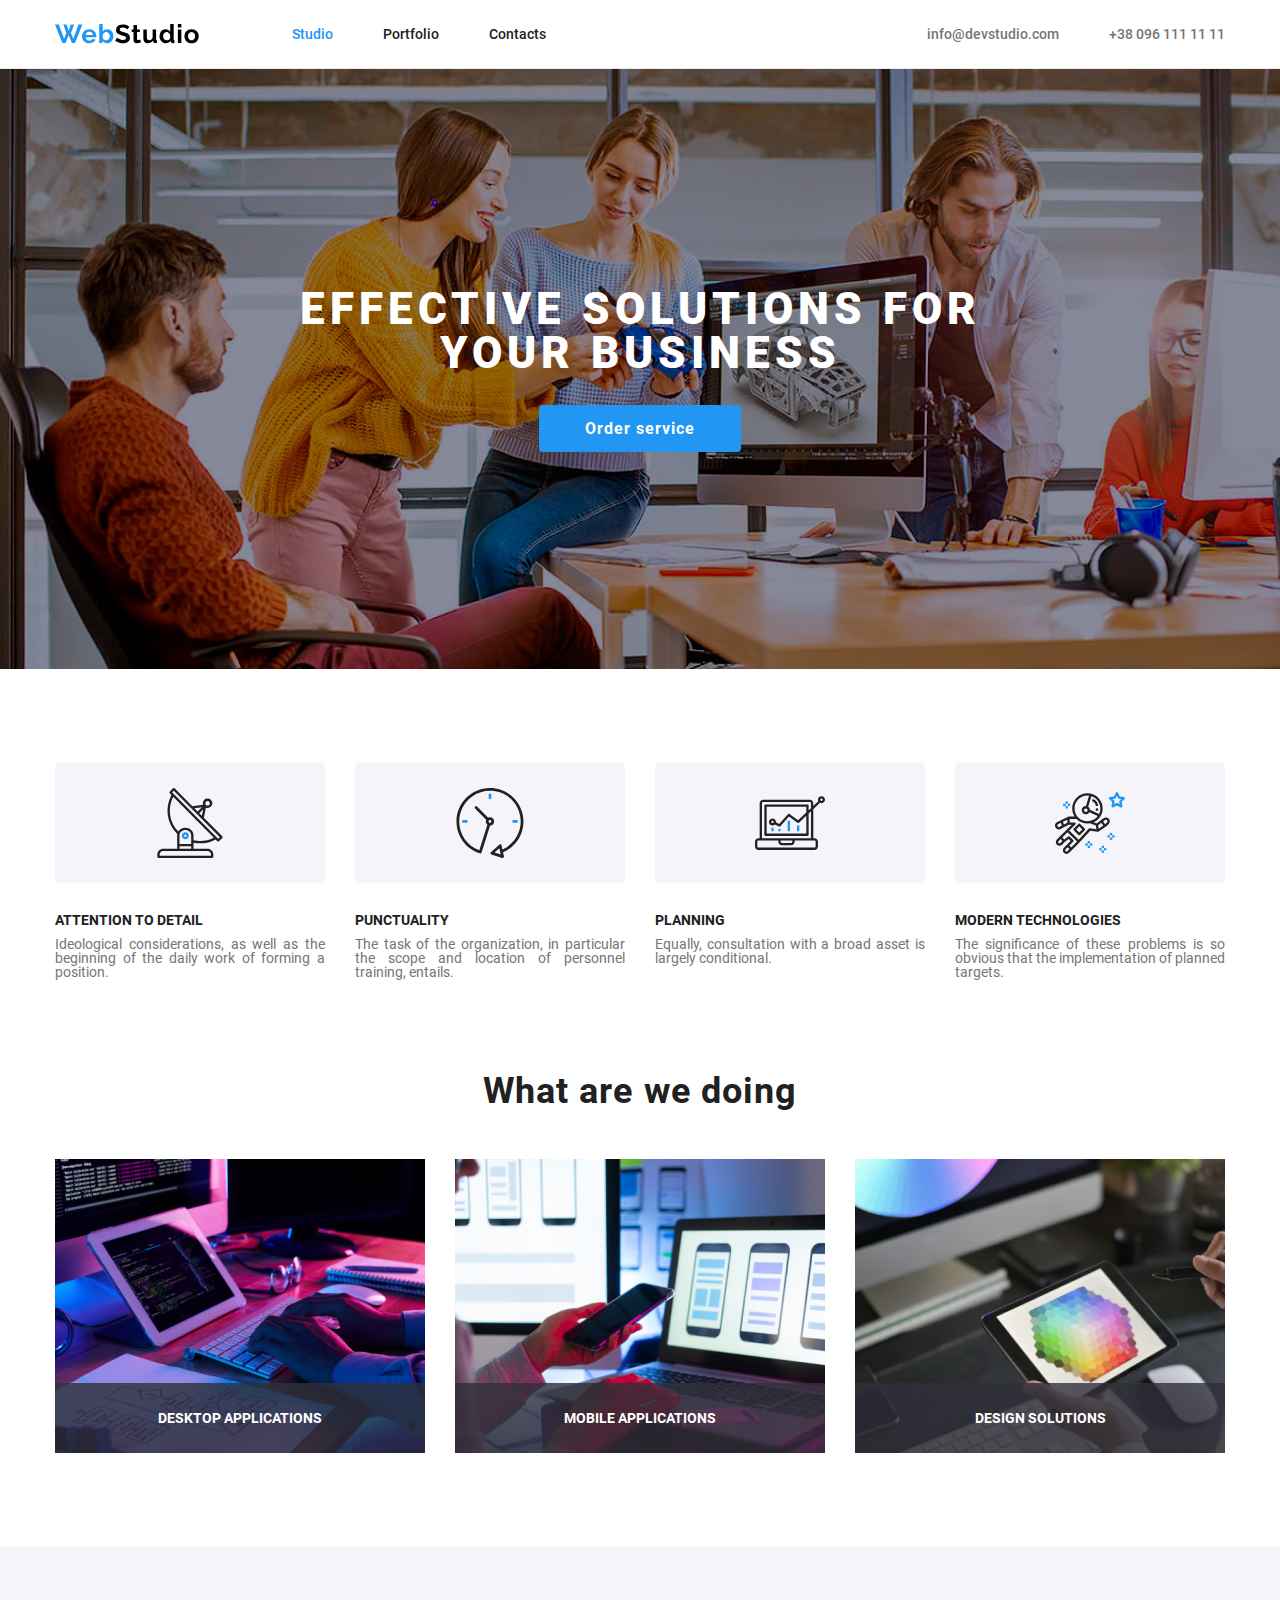
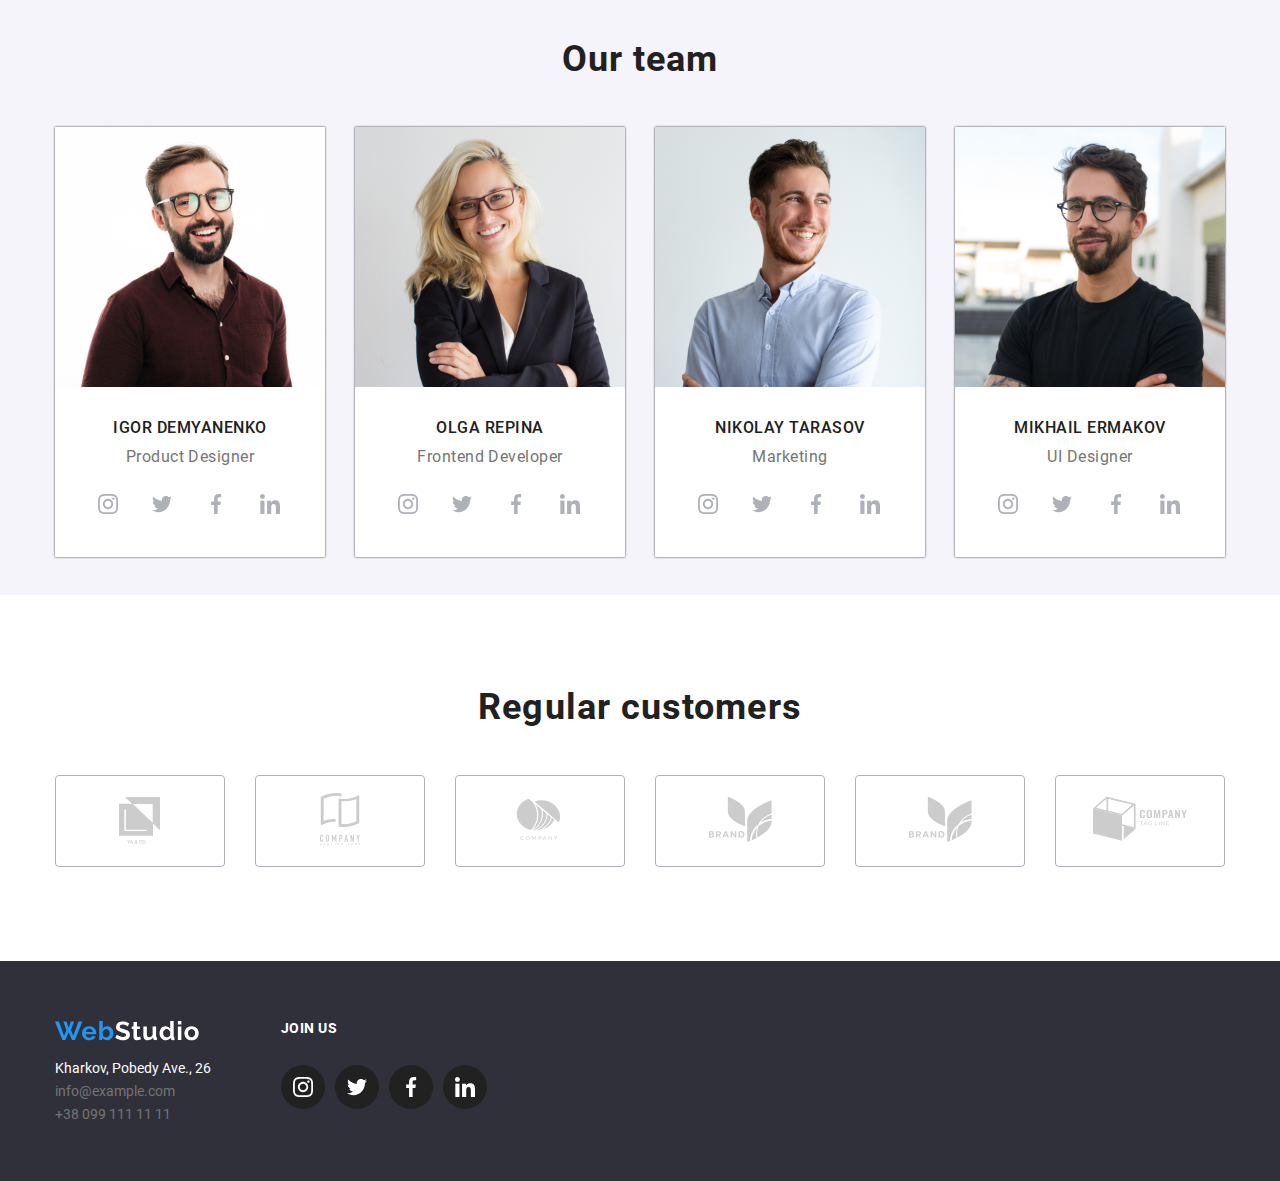
<file: index.html>
<!DOCTYPE html>
<html lang="en">
  <head>
    <meta charset="UTF-8" />
    <meta name="viewport" content="width=device-width, initial-scale=1.0" />
    <link rel="stylesheet" href="css/styles.css" />
    <title>Web Studio</title>
  </head>

  <body>
    <header class="header">
      <div class="container header-container">
        <a class="header-logo" href="#">
          <img
            src="img/webstudio-dark.svg"
            alt="webstudio"
            width="144"
            height="20"
          />
        </a>
        <ul class="header-menu">
          <li class="header-menu-item">
            <a class="active" href="#">Studio</a>
          </li>
          <li class="header-menu-item">
            <a href="portfolio.html">Portfolio</a>
          </li>
          <li class="header-menu-item">
            <a href="#footer">Contacts</a>
          </li>
        </ul>

        <ul class="header-menu-right">
          <li class="header-menu-right-item">
            <a href="mailto:info@devstudio.com">info@devstudio.com</a>
          </li>
          <li class="header-menu-right-item">
            <a href="tel:+380961111111">+38 096 111 11 11</a>
          </li>
        </ul>
      </div>
    </header>
    <main>
      <section class="hero">
        <div class="container">
          <h1 class="hero-title">Effective solutions for your business</h1>
          <a class="hero-butoon" href="#">Order service</a>
        </div>
      </section>
      <section class="about">
        <div class="container">
          <div class="new">
            <div class="new-cards"></div>
            <div class="new-cards-2"></div>
            <div class="new-cards-3"></div>
            <div class="new-cards-4"></div>
          </div>
          <div class="about-cards">
            <div class="about-card">
              <h3 class="about-title">Attention to detail</h3>
              <p class="about-desc">
                Ideological considerations, as well as the beginning of the
                daily work of forming a position.
              </p>
            </div>
            <div class="about-card">
              <h3 class="about-title">Punctuality</h3>
              <p class="about-desc">
                The task of the organization, in particular the scope and
                location of personnel training, entails.
              </p>
            </div>
            <div class="about-card">
              <h3 class="about-title">Planning</h3>
              <p class="about-desc">
                Equally, consultation with a broad asset is largely conditional.
              </p>
            </div>
            <div class="about-card">
              <h3 class="about-title">Modern technologies</h3>
              <p class="about-desc">
                The significance of these problems is so obvious that the
                implementation of planned targets.
              </p>
            </div>
          </div>
        </div>
      </section>
      <section class="do">
        <div class="container">
          <h2 class="do-title">What are we doing</h2>
          <div class="do-cards">
            <div class="do-card">
              <img src="img/do-1.jpg" alt="image" width="370" height="294" />
              <h3 class="do-card-title">Desktop applications</h3>
            </div>
            <div class="do-card">
              <img src="img/do-2.jpg" alt="image" width="370" height="294" />
              <h3 class="do-card-title">Mobile applications</h3>
            </div>
            <div class="do-card">
              <img src="img/do-3.jpg" alt="image" width="370" height="294" />
              <h3 class="do-card-title">Design solutions</h3>
            </div>
          </div>
        </div>
      </section>
      <section class="team">
        <div class="container">
          <h2 class="do-title">Our team</h2>
          <div class="team-cards">
            <div class="team-card">
              <img src="img/team-1.jpg" alt="image" width="270" height="260" />
              <div class="portfol">
                <h3 class="name">Igor Demyanenko</h3>
                <p class="job">Product Designer</p>
                <ul class="list">
                  <li>
                    <a href="#">
                      <svg>
                        <use href="#insta"></use>
                      </svg>
                    </a>
                  </li>
                  <li>
                    <a href="#">
                      <svg>
                        <use href="#twitter"></use>
                      </svg>
                    </a>
                  </li>
                  <li>
                    <a href="#">
                      <svg>
                        <use href="#facebook"></use>
                      </svg>
                    </a>
                  </li>
                  <li>
                    <a href="#">
                      <svg>
                        <use href="#linkedin"></use>
                      </svg>
                    </a>
                  </li>
                </ul>
              </div>
            </div>
            <div class="team-card">
              <img src="img/team-2.jpg" alt="image" width="270" height="260" />
              <div class="portfol">
                <h3 class="name">Olga Repina</h3>
                <p class="job">Frontend Developer</p>
                <ul class="list">
                  <li>
                    <a href="#">
                      <svg>
                        <use href="#insta"></use>
                      </svg>
                    </a>
                  </li>
                  <li>
                    <a href="#">
                      <svg>
                        <use href="#twitter"></use>
                      </svg>
                    </a>
                  </li>
                  <li>
                    <a href="#">
                      <svg>
                        <use href="#facebook"></use>
                      </svg>
                    </a>
                  </li>
                  <li>
                    <a href="#">
                      <svg>
                        <use href="#linkedin"></use>
                      </svg>
                    </a>
                  </li>
                </ul>
              </div>
            </div>
            <div class="team-card">
              <img src="img/team-3.jpg" alt="image" width="270" height="260" />
              <div class="portfol">
                <h3 class="name">Nikolay Tarasov</h3>
                <p class="job">Marketing</p>
                <ul class="list">
                  <li>
                    <a href="#">
                      <svg>
                        <use href="#insta"></use>
                      </svg>
                    </a>
                  </li>
                  <li>
                    <a href="#">
                      <svg>
                        <use href="#twitter"></use>
                      </svg>
                    </a>
                  </li>
                  <li>
                    <a href="#">
                      <svg>
                        <use href="#facebook"></use>
                      </svg>
                    </a>
                  </li>
                  <li>
                    <a href="#">
                      <svg>
                        <use href="#linkedin"></use>
                      </svg>
                    </a>
                  </li>
                </ul>
              </div>
            </div>
            <div class="team-card">
              <img src="img/team-4.jpg" alt="image" width="270" height="260" />
              <div class="portfol">
                <h3 class="name">Mikhail Ermakov</h3>
                <p class="job">UI Designer</p>
                <ul class="list">
                  <li>
                    <a href="#">
                      <svg>
                        <use href="#insta"></use>
                      </svg>
                    </a>
                  </li>
                  <li>
                    <a href="#">
                      <svg>
                        <use href="#twitter"></use>
                      </svg>
                    </a>
                  </li>
                  <li>
                    <a href="#">
                      <svg>
                        <use href="#facebook"></use>
                      </svg>
                    </a>
                  </li>
                  <li>
                    <a href="#">
                      <svg>
                        <use href="#linkedin"></use>
                      </svg>
                    </a>
                  </li>
                </ul>
              </div>
            </div>
          </div>
        </div>
      </section>
      <section class="do">
        <div class="container">
          <h2 class="do-title">Regular customers</h2>
          <ul class="bord">
            <li>
              <a href="#">
                <svg>
                  <use href="#customerOne"></use>
                </svg>
              </a>
            </li>
            <li>
              <a href="#">
                <svg>
                  <use href="#customerTwo"></use>
                </svg>
              </a>
            </li>
            <li>
              <a href="#">
                <svg>
                  <use href="#customerThree"></use>
                </svg>
              </a>
            </li>
            <li>
              <a href="#">
                <svg>
                  <use href="#customerFour"></use>
                </svg>
              </a>
            </li>
            <li>
              <a href="#">
                <svg>
                  <use href="#customerFour"></use>
                </svg>
              </a>
            </li>
            <li>
              <a href="#">
                <svg>
                  <use href="#customerFive"></use>
                </svg>
              </a>
            </li>
          </ul>
        </div>
      </section>
    </main>
    <footer class="footer" id="footer">
      <div class="container">
        <div>
        <a class="footer-logo" href="#">
          <img
            src="img/webstudio-white.svg"
            alt="webstudio"
            width="144"
            height="20"
          />
        </a>
        <nav class="footer-menu">
          <p class="footer-menu-desc">Kharkov, Pobedy Ave., 26</p>
          <a class="footer-menu-item" href="mailto:info@example.com"
            >info@example.com</a
          >
          <a class="footer-menu-item" href="tel:+380991111111"
            >+38 099 111 11 11</a
          >
        </nav>
       </div>
       <div class="foot-right">
        <h3 class="join">Join us</h3>
        <ul class="join-cards">
          <li>
            <a href="#">
              <svg>
                <use href="#insta2"></use>
              </svg>
            </a>
          </li>
          <li>
            <a href="#">
              <svg>
                <use href="#twitter2"></use>
              </svg>
            </a>
          </li>
          <li>
            <a href="#">
              <svg>
                <use href="#facebook2"></use>
              </svg>
            </a>
          </li>
          <li>
            <a href="#">
              <svg>
                <use href="#linkedin2"></use>
              </svg>
            </a>
          </li>
        </ul>
        </div>
      </div>
    </footer>

    <svg xmlns="http://www.w3.org/2000/svg" class="hidden">
      <!-- FACEBOOK -->
      <symbol viewBox="0 0 20 20" id="facebook">
        <path
          d="M13.3309 3.32083H15.1567V0.140833C14.8417 0.0975 13.7584 0 12.4967 0C9.86422 0 8.06088 1.65583 8.06088 4.69917V7.5H5.15588V11.055H8.06088V20H11.6226V11.0558H14.4101L14.8526 7.50083H11.6217V5.05167C11.6226 4.02417 11.8992 3.32083 13.3309 3.32083Z"
        />
      </symbol>
      <!--Twitter-->
      <symbol viewBox="0 0 20 20" id="twitter">
        <path
          d="M20 3.79875C19.2563 4.125 18.4637 4.34125 17.6375 4.44625C18.4875 3.93875 19.1363 3.14125 19.4412 2.18C18.6488 2.6525 17.7738 2.98625 16.8412 3.1725C16.0887 2.37125 15.0162 1.875 13.8462 1.875C11.5763 1.875 9.74875 3.7175 9.74875 5.97625C9.74875 6.30125 9.77625 6.61375 9.84375 6.91125C6.435 6.745 3.41875 5.11125 1.3925 2.6225C1.03875 3.23625 0.83125 3.93875 0.83125 4.695C0.83125 6.115 1.5625 7.37375 2.6525 8.1025C1.99375 8.09 1.3475 7.89875 0.8 7.5975C0.8 7.61 0.8 7.62625 0.8 7.6425C0.8 9.635 2.22125 11.29 4.085 11.6712C3.75125 11.7625 3.3875 11.8062 3.01 11.8062C2.7475 11.8062 2.4825 11.7913 2.23375 11.7362C2.765 13.36 4.2725 14.5538 6.065 14.5925C4.67 15.6838 2.89875 16.3412 0.98125 16.3412C0.645 16.3412 0.3225 16.3263 0 16.285C1.81625 17.4563 3.96875 18.125 6.29 18.125C13.835 18.125 17.96 11.875 17.96 6.4575C17.96 6.27625 17.9538 6.10125 17.945 5.9275C18.7588 5.35 19.4425 4.62875 20 3.79875Z"
        />
        <!-- INSTAGRAM -->
      </symbol>
      <symbol viewBox="0 0 20 20" id="insta">
        <path
          d="M19.9804 5.88005C19.9336 4.81738 19.7617 4.0868 19.5156 3.45374C19.2616 2.78176 18.8709 2.18014 18.359 1.68002C17.8589 1.1721 17.2533 0.777435 16.5891 0.527447C15.9524 0.281274 15.2256 0.109427 14.163 0.0625732C13.0924 0.0117516 12.7525 0 10.0371 0C7.32173 0 6.98185 0.0117516 5.91521 0.0586052C4.85253 0.105459 4.12195 0.277459 3.48904 0.523479C2.81692 0.777435 2.2153 1.16814 1.71517 1.68002C1.20726 2.18014 0.812743 2.78573 0.562603 3.44992C0.31643 4.0868 0.144583 4.81341 0.0977294 5.87609C0.0469078 6.9467 0.0351562 7.28658 0.0351562 10.002C0.0351562 12.7173 0.0469078 13.0572 0.0937614 14.1239C0.140615 15.1865 0.312615 15.9171 0.558787 16.5502C0.812743 17.2221 1.20726 17.8238 1.71517 18.3239C2.2153 18.8318 2.82088 19.2265 3.48508 19.4765C4.12195 19.7226 4.84856 19.8945 5.91139 19.9413C6.97788 19.9883 7.31791 19.9999 10.0333 19.9999C12.7487 19.9999 13.0885 19.9883 14.1552 19.9413C15.2179 19.8945 15.9484 19.7226 16.5813 19.4765C17.9254 18.9568 18.9881 17.8941 19.5078 16.5502C19.7538 15.9133 19.9258 15.1865 19.9727 14.1239C20.0195 13.0572 20.0313 12.7173 20.0313 10.002C20.0313 7.28658 20.0273 6.9467 19.9804 5.88005ZM18.1794 14.0457C18.1364 15.0225 17.9723 15.5499 17.8356 15.9015C17.4995 16.7728 16.808 17.4643 15.9367 17.8004C15.5851 17.9372 15.0538 18.1012 14.0809 18.1441C13.026 18.1911 12.7096 18.2027 10.0411 18.2027C7.37255 18.2027 7.05221 18.1911 6.00113 18.1441C5.02438 18.1012 4.49693 17.9372 4.1453 17.8004C3.71171 17.6402 3.31704 17.3862 2.9967 17.0541C2.6646 16.7298 2.41065 16.3391 2.2504 15.9055C2.11365 15.5539 1.94959 15.0225 1.90671 14.0497C1.8597 12.9948 1.8481 12.6783 1.8481 10.0097C1.8481 7.34122 1.8597 7.02087 1.90671 5.96995C1.94959 4.99319 2.11365 4.46575 2.2504 4.11412C2.41065 3.68038 2.6646 3.28586 3.00067 2.96536C3.32483 2.63327 3.71553 2.37931 4.14927 2.21921C4.5009 2.08247 5.03231 1.9184 6.0051 1.87537C7.05999 1.82851 7.37652 1.81676 10.0449 1.81676C12.7174 1.81676 13.0337 1.82851 14.0848 1.87537C15.0616 1.9184 15.589 2.08247 15.9407 2.21921C16.3742 2.37931 16.7689 2.63327 17.0893 2.96536C17.4213 3.28967 17.6753 3.68038 17.8356 4.11412C17.9723 4.46575 18.1364 4.99701 18.1794 5.96995C18.2263 7.02484 18.238 7.34122 18.238 10.0097C18.238 12.6783 18.2263 12.9908 18.1794 14.0457Z"
        />
        <path
          d="M10.0371 4.86426C7.20074 4.86426 4.89941 7.16543 4.89941 10.002C4.89941 12.8385 7.20074 15.1397 10.0371 15.1397C12.8737 15.1397 15.1749 12.8385 15.1749 10.002C15.1749 7.16543 12.8737 4.86426 10.0371 4.86426ZM10.0371 13.3347C8.19702 13.3347 6.70442 11.8422 6.70442 10.002C6.70442 8.16172 8.19702 6.66927 10.0371 6.66927C11.8774 6.66927 13.3698 8.16172 13.3698 10.002C13.3698 11.8422 11.8774 13.3347 10.0371 13.3347Z"
        />
        <path
          d="M16.5775 4.66134C16.5775 5.3237 16.0404 5.86076 15.3779 5.86076C14.7155 5.86076 14.1785 5.3237 14.1785 4.66134C14.1785 3.99882 14.7155 3.46191 15.3779 3.46191C16.0404 3.46191 16.5775 3.99882 16.5775 4.66134Z"
        />
      </symbol>
      <!--Linkedin-->
      <symbol viewBox="0 0 20 20" id="linkedin">
        <path
          d="M19.9951 19.9999V19.999H20.0001V12.664C20.0001 9.07569 19.2276 6.31152 15.0326 6.31152C13.0159 6.31152 11.6626 7.41819 11.1101 8.46736H11.0517V6.64652H7.07422V19.999H11.2159V13.3874C11.2159 11.6465 11.5459 9.96319 13.7017 9.96319C15.8259 9.96319 15.8576 11.9499 15.8576 13.499V19.9999H19.9951Z"
        />
        <path d="M0.329956 6.64746H4.47662V20H0.329956V6.64746Z" />
        <path
          d="M2.40167 0C1.07583 0 0 1.07583 0 2.40167C0 3.7275 1.07583 4.82583 2.40167 4.82583C3.7275 4.82583 4.80333 3.7275 4.80333 2.40167C4.8025 1.07583 3.72667 0 2.40167 0V0Z"
        />
      </symbol>
      <!--Customers-->
      <symbol viewBox="0 0 106 60" id="customerOne">
        <path
          fill-rule="evenodd"
          clip-rule="evenodd"
          d="M38 7L45.0078 13.6341L32 13.6265V45.8137H66V33.507L73 40.1338V7H38ZM65.6924 32.7283L45.8226 13.918H65.6924V32.7283ZM59.5231 41.1055H37.3801V19.4579H38.9453V39.6397H59.5231V41.1055ZM42.6089 50.0991L41.791 51.7837L40.9731 50.0991H40.2871L41.481 52.3452V53.6538H42.1011V52.3452L43.2925 50.0991H42.6089ZM43.6367 53.6538L43.9248 52.8262H45.3018L45.5923 53.6538H46.2368L44.8916 50.0991H44.3374L42.9946 53.6538H43.6367ZM44.6133 50.8535L45.1284 52.3281H44.0981L44.6133 50.8535ZM47.8701 52.2427C47.7806 52.3794 47.7358 52.5299 47.7358 52.6943C47.7358 52.9938 47.8408 53.2371 48.0508 53.4243C48.2624 53.6099 48.5439 53.7026 48.8955 53.7026C49.2471 53.7026 49.5498 53.6074 49.8037 53.417L50.0039 53.6538H50.6924L50.1699 53.0361C50.375 52.7562 50.4775 52.3973 50.4775 51.9595H49.9624C49.9624 52.1987 49.9128 52.416 49.8135 52.6113L49.1274 51.8008L49.3691 51.625C49.54 51.5013 49.6629 51.3776 49.7378 51.2539C49.8127 51.1286 49.8501 50.9919 49.8501 50.8438C49.8501 50.6191 49.7671 50.4312 49.6011 50.2798C49.4367 50.1268 49.2251 50.0503 48.9663 50.0503C48.6798 50.0503 48.452 50.1317 48.2827 50.2944C48.1134 50.4556 48.0288 50.6753 48.0288 50.9536C48.0288 51.0675 48.0557 51.1855 48.1094 51.3076C48.1647 51.4297 48.2616 51.5778 48.3999 51.752C48.1362 51.9408 47.9596 52.1043 47.8701 52.2427ZM49.4741 53.0288C49.3 53.1623 49.1128 53.229 48.9126 53.229C48.7352 53.229 48.5936 53.1777 48.4878 53.0752C48.382 52.9727 48.3291 52.8392 48.3291 52.6748C48.3291 52.4844 48.4268 52.3151 48.6221 52.167L48.6978 52.1133L49.4741 53.0288ZM48.8369 51.4541C48.6693 51.2474 48.5854 51.0757 48.5854 50.939C48.5854 50.8201 48.6196 50.7217 48.688 50.6436C48.7563 50.5654 48.8483 50.5264 48.9639 50.5264C49.0713 50.5264 49.16 50.5597 49.23 50.6265C49.3 50.6916 49.335 50.7705 49.335 50.8633C49.335 51.0033 49.2845 51.118 49.1836 51.2075L49.1079 51.2686L48.8369 51.4541ZM54.623 53.3853C54.8672 53.172 55.0072 52.8758 55.043 52.4966H54.4277C54.3952 52.7505 54.3179 52.932 54.1958 53.041C54.0737 53.1501 53.8914 53.2046 53.6489 53.2046C53.3836 53.2046 53.1818 53.1037 53.0435 52.9019C52.9067 52.7 52.8384 52.4071 52.8384 52.0229V51.708C52.8416 51.3288 52.9149 51.0415 53.0581 50.8462C53.203 50.6493 53.4097 50.5508 53.6782 50.5508C53.9093 50.5508 54.0843 50.6077 54.2031 50.7217C54.3236 50.834 54.3984 51.0179 54.4277 51.2734H55.043C55.0039 50.8844 54.8647 50.5833 54.6255 50.3701C54.3862 50.1569 54.0705 50.0503 53.6782 50.0503C53.3869 50.0503 53.1297 50.1195 52.9067 50.2578C52.6854 50.3962 52.5153 50.5931 52.3965 50.8486C52.2777 51.1042 52.2183 51.3996 52.2183 51.7349V52.0669C52.2231 52.394 52.2842 52.6813 52.4014 52.9287C52.5186 53.1761 52.6846 53.3674 52.8994 53.5024C53.1159 53.6359 53.3657 53.7026 53.6489 53.7026C54.0542 53.7026 54.3789 53.5968 54.623 53.3853ZM58.2534 52.8872C58.3739 52.6235 58.4341 52.3175 58.4341 51.9692V51.7715C58.4325 51.4248 58.3706 51.1213 58.2485 50.8608C58.1265 50.5988 57.9531 50.3986 57.7285 50.2603C57.5055 50.1203 57.2492 50.0503 56.9595 50.0503C56.6698 50.0503 56.4126 50.1211 56.188 50.2627C55.965 50.4027 55.7917 50.6053 55.668 50.8706C55.5459 51.1359 55.4849 51.4419 55.4849 51.7886V51.9888C55.4865 52.3289 55.5483 52.6292 55.6704 52.8896C55.7941 53.1501 55.9683 53.3511 56.1929 53.4927C56.4191 53.6326 56.6763 53.7026 56.9644 53.7026C57.2557 53.7026 57.5129 53.6326 57.7358 53.4927C57.9604 53.3511 58.133 53.1493 58.2534 52.8872ZM57.5918 50.8779C57.7415 51.0879 57.8164 51.3898 57.8164 51.7837V51.9692C57.8164 52.3696 57.7423 52.674 57.5942 52.8823C57.4478 53.0907 57.2378 53.1948 56.9644 53.1948C56.6942 53.1948 56.4826 53.0882 56.3296 52.875C56.1782 52.6618 56.1025 52.3599 56.1025 51.9692V51.7642C56.1058 51.3817 56.1823 51.0863 56.332 50.8779C56.4834 50.668 56.6925 50.563 56.9595 50.563C57.2329 50.563 57.4437 50.668 57.5918 50.8779Z"
        />
      </symbol>
      <!--2-->
      <symbol viewBox="0 0 106 60" id="customerTwo">
        <path
          id="Union"
          fill-rule="evenodd"
          clip-rule="evenodd"
          d="M50.1136 5.93452H49.977C49.7671 5.92181 49.5571 5.91672 49.3471 5.91163H49.3471H49.3269H48.8918C48.4946 5.91163 48.0898 5.92181 47.6876 5.94215C47.6573 5.93994 47.6269 5.93994 47.5966 5.94215C43.9522 6.14863 40.3817 7.05951 37.0805 8.62492L36.6479 8.83344V30.9746L37.6598 30.6313C38.5477 30.3261 39.4938 30.0515 40.4728 29.7972C43.1193 29.1178 45.8367 28.7567 48.568 28.7216V31.6306C48.2062 31.6332 47.8546 31.6434 47.503 31.6612H47.4195C45.3175 31.7765 43.2317 32.0967 41.1913 32.6173C38.6072 33.2643 36.1143 34.2357 33.7716 35.5086V7.11189C36.2047 5.69275 38.8253 4.62687 41.5556 3.94596C43.9527 3.32705 46.4169 3.00931 48.8918 3H49.3193C49.8303 3.01271 50.3287 3.0356 50.7967 3.0712C52.0297 3.15778 53.2528 3.35263 54.4521 3.65353V6.51685C53.2874 6.24551 52.1032 6.06695 50.9105 5.98284C50.8863 5.98079 50.8621 5.97872 50.8379 5.97666C50.5911 5.95561 50.344 5.93452 50.1136 5.93452ZM55.1528 8.86138C55.7877 8.9097 56.4455 8.93259 57.1108 8.93259C59.7125 8.92307 62.3031 8.59083 64.8239 7.94339C67.4068 7.29396 69.8986 6.32178 72.2411 5.04956V32.9402C69.8067 34.3585 67.1853 35.4243 64.4546 36.1061C62.0571 36.7227 59.5931 37.0395 57.1184 37.0496C55.2433 37.0647 53.3737 36.8443 51.553 36.3935V8.32229C51.983 8.42146 52.4257 8.51301 52.876 8.58929C53.6147 8.7139 54.3939 8.80544 55.1528 8.86138ZM69.3471 9.07753L68.3352 9.41828C67.4042 9.73106 66.4657 10.0108 65.5221 10.26C62.7749 10.966 59.9514 11.3281 57.1158 11.3382C56.4556 11.3382 55.8485 11.3204 55.2616 11.2822L54.4546 11.2288V31.3178V34.0057L55.1477 34.0667C55.7903 34.1227 56.4531 34.1506 57.1209 34.1506C59.3544 34.1412 61.5781 33.8533 63.7412 33.2937C65.5223 32.8469 67.2552 32.2243 68.9145 31.4348L69.3471 31.2263V9.07753Z"
        />
        <path
          id="Vector"
          d="M35.7371 45.212C35.5917 45.0611 35.4163 44.9427 35.2224 44.8642C35.0284 44.7858 34.8203 44.7492 34.6114 44.7568C34.3888 44.7539 34.1678 44.7954 33.9613 44.8789C33.7719 44.9543 33.5998 45.0677 33.4553 45.212C33.3125 45.3568 33.2013 45.5301 33.129 45.7206C33.0497 45.9203 33.0101 46.1337 33.0126 46.3487V50.1427C33.0036 50.4101 33.0546 50.676 33.1619 50.9209C33.2514 51.1153 33.3807 51.2886 33.5413 51.4294C33.693 51.5571 33.871 51.6492 34.0625 51.699C34.2469 51.7508 34.4376 51.7774 34.6291 51.7778C34.8404 51.7799 35.0495 51.7348 35.2413 51.6456C35.4309 51.5626 35.6028 51.4434 35.7473 51.2947C35.8881 51.1473 36.0005 50.9748 36.0786 50.7861C36.1597 50.5948 36.201 50.3888 36.2001 50.1809V49.7562H35.2084V50.0944C35.2114 50.2099 35.1916 50.3248 35.1502 50.4326C35.1179 50.5134 35.0688 50.5862 35.006 50.6462C34.9446 50.6959 34.8742 50.733 34.7986 50.7556C34.7316 50.7779 34.6617 50.7899 34.5912 50.7912C34.5026 50.8015 34.413 50.7881 34.3312 50.7524C34.2495 50.7166 34.1786 50.6599 34.1257 50.5877C34.0322 50.4353 33.9864 50.2581 33.9942 50.0792V46.542C33.988 46.3458 34.0297 46.1511 34.1156 45.9749C34.1671 45.8948 34.2399 45.8309 34.3258 45.7904C34.4117 45.75 34.5071 45.7346 34.6013 45.746C34.6868 45.743 34.7717 45.7608 34.8488 45.798C34.9259 45.8352 34.9929 45.8907 35.044 45.9596C35.155 46.1053 35.213 46.2848 35.2084 46.4682V46.7963H36.19V46.4097C36.1919 46.1827 36.1507 45.9575 36.0685 45.746C35.9953 45.5473 35.8825 45.3656 35.7371 45.212Z"
        />
        <path
          id="Vector_2"
          d="M41.6289 45.169C41.3127 44.902 40.9136 44.7545 40.5007 44.752C40.2987 44.7528 40.0984 44.7889 39.9087 44.8588C39.7161 44.9278 39.5384 45.0331 39.3851 45.169C39.2208 45.3167 39.0897 45.4978 39.0005 45.7005C38.9006 45.9322 38.8515 46.1828 38.8563 46.4354V50.0743C38.8495 50.3302 38.8987 50.5846 39.0005 50.8193C39.0903 51.015 39.2215 51.1886 39.3851 51.3279C39.5367 51.4687 39.7147 51.5776 39.9087 51.6483C40.0984 51.7181 40.2987 51.7543 40.5007 51.7551C40.7027 51.7547 40.9031 51.7186 41.0926 51.6483C41.29 51.5766 41.4719 51.4679 41.6289 51.3279C41.7871 51.186 41.9145 51.0129 42.0033 50.8193C42.1051 50.5846 42.1544 50.3302 42.1475 50.0743V46.4354C42.1524 46.1828 42.1032 45.9322 42.0033 45.7005C41.9151 45.5 41.7878 45.3193 41.6289 45.169ZM41.166 50.0743C41.1743 50.1713 41.1609 50.2689 41.1268 50.36C41.0926 50.4511 41.0386 50.5333 40.9687 50.6007C40.8377 50.7105 40.6725 50.7707 40.5019 50.7707C40.3313 50.7707 40.1662 50.7105 40.0352 50.6007C39.9652 50.5333 39.9112 50.4511 39.8771 50.36C39.8429 50.2689 39.8295 50.1713 39.8379 50.0743V46.4354C39.8295 46.3384 39.8429 46.2407 39.8771 46.1496C39.9112 46.0585 39.9652 45.9763 40.0352 45.909C40.1662 45.7991 40.3313 45.739 40.5019 45.739C40.6725 45.739 40.8377 45.7991 40.9687 45.909C41.0386 45.9763 41.0926 46.0585 41.1268 46.1496C41.1609 46.2407 41.1743 46.3384 41.166 46.4354V50.0743Z"
        />
        <path
          id="Vector_3"
          d="M49.3673 51.6993V44.8105H48.4136L47.1614 48.4571H47.1437L45.8813 44.8105H44.9377V51.6993H45.9218V47.5086H45.9395L46.9033 50.4711H47.3941L48.3655 47.5086H48.3832V51.6993H49.3673Z"
        />
        <path
          id="Vector_4"
          d="M54.9581 45.294C54.8065 45.124 54.6153 44.9947 54.4015 44.9177C54.1712 44.8428 53.9302 44.8067 53.6881 44.8109H52.226V51.6996H53.2075V49.0092H53.7134C54.0197 49.0232 54.3244 48.9584 54.5988 48.8211C54.822 48.6971 55.0081 48.5154 55.1377 48.2947C55.2512 48.1114 55.3277 47.9075 55.3628 47.6945C55.4014 47.4353 55.4192 47.1734 55.4159 46.9113C55.4255 46.5805 55.3932 46.2498 55.3198 45.9272C55.2543 45.6888 55.1299 45.471 54.9581 45.294ZM54.4521 47.3945C54.4479 47.5192 54.4168 47.6415 54.361 47.753C54.3049 47.859 54.2162 47.9437 54.1081 47.9946C53.9627 48.0596 53.8041 48.0892 53.6451 48.0811H53.1974V45.739H53.7033C53.8557 45.7316 54.0075 45.7612 54.146 45.8255C54.2475 45.8837 54.3281 45.9727 54.3762 46.0798C54.4299 46.2008 54.4591 46.3313 54.4622 46.4638C54.4622 46.6087 54.4622 46.7613 54.4622 46.9215C54.4622 47.0817 54.4723 47.247 54.4622 47.3945H54.4521Z"
        />
        <path
          id="Vector_5"
          d="M59.6077 44.8105H58.8032L57.2854 51.6993H58.2669L58.5553 50.2193H59.8935L60.1819 51.6993H61.1635L59.6077 44.8105ZM58.702 49.281L59.1852 46.7838H59.2029L59.6836 49.281H58.702Z"
        />
        <path
          id="Vector_6"
          d="M65.9497 48.9606H65.932L64.4496 44.8105H63.506V51.6993H64.4875V47.5569H64.5078L66.0079 51.6993H66.9312V44.8105H65.9497V48.9606Z"
        />
        <path
          id="Vector_7"
          d="M71.9476 44.8105L71.1583 47.5493H71.1381L70.3488 44.8105H69.3091L70.6574 48.7877V51.6993H71.639V48.7877L72.9873 44.8105H71.9476Z"
        />
        <path
          id="Vector_8"
          d="M33 53.6442H33.4731V54.9716H33.7943V53.6442H34.2649V53.3721H33V53.6442Z"
        />
        <path
          id="Vector_9"
          d="M36.9767 53.3721L36.3569 54.9716H36.6984L36.83 54.6079H37.4675L37.6041 54.9716H37.9532L37.3182 53.3721H36.9767ZM36.9261 54.3384L37.1437 53.7459L37.3612 54.3384H36.9261Z"
        />
        <path
          id="Vector_10"
          d="M40.9079 54.3821H41.2773V54.5881C41.1694 54.6746 41.0358 54.722 40.8978 54.7229C40.8333 54.7265 40.7689 54.7145 40.7099 54.688C40.6509 54.6614 40.5991 54.6211 40.5588 54.5703C40.474 54.4485 40.4322 54.3017 40.4399 54.1533C40.4399 53.7973 40.5942 53.6193 40.9003 53.6193C40.9809 53.6112 41.0617 53.6325 41.128 53.6791C41.1944 53.7257 41.2419 53.7947 41.2621 53.8735L41.5783 53.8125C41.51 53.4997 41.2849 53.3421 40.9003 53.3421C40.6947 53.3366 40.4947 53.4103 40.3413 53.5481C40.2607 53.6276 40.1983 53.7239 40.1586 53.8302C40.1188 53.9365 40.1026 54.0502 40.1111 54.1634C40.1017 54.3823 40.1749 54.5966 40.316 54.7636C40.3943 54.8444 40.4892 54.9071 40.594 54.9475C40.6988 54.9879 40.8111 55.0049 40.9231 54.9975C41.1734 55.0045 41.4165 54.9133 41.6011 54.7432V54.1126H40.9079V54.3821Z"
        />
        <path
          id="Vector_11"
          d="M44.9226 53.3721H44.5988V54.9716H45.7194V54.6995H44.9226V53.3721Z"
        />
        <path
          id="Vector_12"
          d="M48.3175 53.3721H47.9937V54.9716H48.3175V53.3721Z"
        />
        <path
          id="Vector_13"
          d="M51.6365 54.4401L50.9813 53.3721H50.6676V54.9716H50.9686V53.9264L51.6112 54.9716H51.9325V53.3721H51.6365V54.4401Z"
        />
        <path
          id="Vector_14"
          d="M54.6368 54.2672H55.4337V53.9951H54.6368V53.6442H55.4944V53.3721H54.313V54.9716H55.5273V54.6995H54.6368V54.2672Z"
        />
        <path
          id="Vector_15"
          d="M61.9122 54.0027H61.2823V53.3721H60.9611V54.9716H61.2823V54.2723H61.9122V54.9716H62.2335V53.3721H61.9122V54.0027Z"
        />
        <path
          id="Vector_16"
          d="M64.9302 54.2672H65.7296V53.9951H64.9302V53.6442H65.7903V53.3721H64.6089V54.9716H65.8206V54.6995H64.9302V54.2672Z"
        />
        <path
          id="Vector_17"
          d="M69.0233 54.2674C69.3015 54.2241 69.4432 54.0766 69.4432 53.8224C69.4513 53.7543 69.441 53.6854 69.4134 53.6227C69.3858 53.5601 69.3419 53.5061 69.2863 53.4663C69.1415 53.3936 68.9799 53.3611 68.8183 53.3723H68.1404V54.9717H68.4617V54.303H68.5249C68.5934 54.2987 68.6619 54.3109 68.7247 54.3386C68.7717 54.3675 68.8108 54.4077 68.8386 54.4555L69.1877 54.9641H69.5722L69.3774 54.6513C69.2913 54.4969 69.1699 54.3653 69.0233 54.2674ZM68.6994 54.0461H68.4617V53.6444H68.7146C68.8248 53.6354 68.9357 53.6484 69.041 53.6825C69.0644 53.7031 69.0828 53.7288 69.095 53.7576C69.1072 53.7865 69.1127 53.8176 69.1113 53.8489C69.1098 53.8802 69.1014 53.9107 69.0866 53.9382C69.0718 53.9658 69.051 53.9896 69.0258 54.008C68.9202 54.0404 68.8096 54.0533 68.6994 54.0461Z"
        />
        <path
          id="Vector_18"
          d="M72.1096 54.2672H72.9064V53.9951H72.1096V53.6442H72.9697V53.3721H71.7858V54.9716H73V54.6995H72.1096V54.2672Z"
        />
      </symbol>
      <!--Three-->
      <symbol viewBox="0 0 106 60" id="customerThree">
        <path
          id="Vector"
          d="M36.4063 49.1018C36.4222 49.1022 36.4379 49.1053 36.4524 49.111C36.4669 49.1167 36.4799 49.1248 36.4908 49.135L36.7089 49.3435C36.5396 49.5122 36.3304 49.6472 36.0955 49.7391C35.8204 49.8395 35.5239 49.8879 35.2257 49.8813C34.9455 49.8863 34.6671 49.8411 34.4078 49.7486C34.1739 49.6636 33.9638 49.536 33.7916 49.3743C33.6159 49.2065 33.4805 49.01 33.3935 48.7962C33.2982 48.5578 33.2512 48.3069 33.2545 48.0546C33.2506 47.8007 33.3015 47.5483 33.4044 47.3107C33.4997 47.0955 33.6433 46.8989 33.827 46.7326C34.0132 46.5694 34.2359 46.4412 34.4814 46.3558C34.7499 46.2654 35.0359 46.2203 35.3239 46.2232C35.5914 46.2175 35.8575 46.2586 36.1064 46.344C36.3223 46.4254 36.5206 46.5384 36.6926 46.6781L36.5099 46.9008C36.4973 46.9165 36.4816 46.9301 36.4635 46.941C36.442 46.9539 36.4159 46.9598 36.3899 46.9576C36.3616 46.9559 36.3343 46.9478 36.3109 46.9339L36.2127 46.8747L36.0764 46.7989C36.0175 46.7707 35.9565 46.7462 35.8937 46.7255C35.8128 46.7003 35.7299 46.6805 35.6456 46.6662C35.5386 46.6491 35.4299 46.6412 35.3211 46.6425C35.1138 46.6403 34.908 46.6741 34.7159 46.742C34.5367 46.805 34.375 46.9003 34.2415 47.0216C34.1055 47.1507 34.0007 47.3021 33.9334 47.467C33.8566 47.6556 33.8187 47.8545 33.8216 48.0546C33.8183 48.2578 33.8561 48.4598 33.9334 48.6516C33.9999 48.8151 34.1027 48.9656 34.236 49.0947C34.3609 49.215 34.5157 49.309 34.6886 49.3695C34.8666 49.4336 35.0576 49.4659 35.2503 49.4643C35.3615 49.4658 35.4728 49.4594 35.5829 49.4453C35.7627 49.4263 35.9351 49.372 36.0873 49.2866C36.1636 49.2429 36.2356 49.1937 36.3027 49.1397C36.3307 49.1165 36.3676 49.103 36.4063 49.1018Z"
        />
        <path
          id="Vector_2"
          d="M42.7044 48.0537C42.7078 48.3051 42.6579 48.5548 42.5572 48.7905C42.4684 49.0042 42.3284 49.1992 42.1465 49.3625C41.9646 49.5259 41.745 49.6539 41.5021 49.7381C40.9683 49.915 40.3782 49.915 39.8444 49.7381C39.603 49.6526 39.3848 49.5243 39.2037 49.3614C39.0219 49.1951 38.8809 48.9984 38.7893 48.7834C38.5929 48.3062 38.5929 47.7846 38.7893 47.3074C38.8823 47.0922 39.0231 46.895 39.2037 46.727C39.3864 46.5693 39.6045 46.4459 39.8444 46.3646C40.3775 46.1845 40.969 46.1845 41.5021 46.3646C41.7443 46.45 41.9634 46.5783 42.1455 46.7412C42.325 46.9059 42.465 47.1 42.5572 47.3122C42.6582 47.5494 42.7081 47.8008 42.7044 48.0537ZM42.1319 48.0537C42.1362 47.8526 42.1011 47.6523 42.0283 47.4614C41.9672 47.2979 41.8679 47.1471 41.7366 47.0184C41.6087 46.8967 41.4513 46.8012 41.2758 46.7389C40.8879 46.6093 40.4586 46.6093 40.0707 46.7389C39.8952 46.8012 39.7378 46.8967 39.6099 47.0184C39.4768 47.1463 39.3764 47.2973 39.3155 47.4614C39.1768 47.8471 39.1768 48.2603 39.3155 48.646C39.377 48.8098 39.4773 48.9607 39.6099 49.089C39.7379 49.2099 39.8953 49.3046 40.0707 49.3661C40.4593 49.4924 40.8872 49.4924 41.2758 49.3661C41.4512 49.3046 41.6086 49.2099 41.7366 49.089C41.8673 48.96 41.9665 48.8093 42.0283 48.646C42.1015 48.4551 42.1365 48.2548 42.1319 48.0537Z"
        />
        <path
          id="Vector_3"
          d="M47.0013 48.6746L47.0586 48.8072C47.0804 48.7599 47.0995 48.7172 47.1213 48.6746C47.1421 48.63 47.1657 48.5865 47.1922 48.5443L48.5854 46.3437C48.6127 46.3058 48.6372 46.2821 48.6645 46.275C48.7015 46.2652 48.7403 46.2612 48.779 46.2632H49.1907V49.8424H48.7026V47.2107C48.7026 47.1775 48.7026 47.1396 48.7026 47.0994C48.7 47.0583 48.7 47.0172 48.7026 46.9762L47.3012 49.2076C47.2834 49.241 47.255 49.2692 47.2192 49.289C47.1834 49.3087 47.1418 49.3191 47.0995 49.3189H47.0204C46.9779 49.3194 46.9362 49.3091 46.9004 49.2894C46.8646 49.2696 46.8362 49.2412 46.8186 49.2076L45.3763 46.962C45.3763 47.0046 45.3763 47.0472 45.3763 47.0899C45.3763 47.1325 45.3763 47.1704 45.3763 47.2036V49.8353H44.9047V46.2632H45.3164C45.355 46.2612 45.3938 46.2652 45.4309 46.275C45.4647 46.2896 45.4916 46.3139 45.5072 46.3437L46.9304 48.5467C46.9584 48.5874 46.9821 48.6302 47.0013 48.6746Z"
        />
        <path
          id="Vector_4"
          d="M52.2444 48.4967V49.8374H51.6991V46.2631H52.9151C53.1446 46.2592 53.3735 46.2856 53.594 46.3412C53.7705 46.3847 53.9341 46.4606 54.0739 46.5639C54.195 46.6607 54.2883 46.7807 54.3465 46.9145C54.4109 47.0603 54.4423 47.2155 54.4392 47.3716C54.4416 47.5284 54.4073 47.6839 54.3383 47.8288C54.2728 47.9659 54.1721 48.0882 54.0439 48.1864C53.904 48.294 53.7395 48.3747 53.5613 48.4233C53.349 48.4822 53.127 48.5103 52.9042 48.5062L52.2444 48.4967ZM52.2444 48.113H52.9042C53.0475 48.1146 53.1902 48.0962 53.3268 48.0585C53.4395 48.0256 53.5433 47.9732 53.6322 47.9046C53.7141 47.839 53.7775 47.758 53.8176 47.6677C53.8622 47.5722 53.8844 47.4699 53.883 47.3669C53.8893 47.2675 53.8707 47.1681 53.8283 47.0757C53.7859 46.9832 53.7208 46.8999 53.6376 46.8315C53.4293 46.6902 53.1677 46.6218 52.9042 46.6397H52.2444V48.113Z"
        />
        <path
          id="Vector_5"
          d="M59.5731 49.8423H59.1423C59.0991 49.8437 59.0566 49.832 59.0223 49.8091C58.9914 49.7868 58.9671 49.7584 58.9514 49.7262L58.5806 48.8615H56.7185L56.334 49.7262C56.3199 49.7578 56.2964 49.7856 56.2659 49.8067C56.2312 49.831 56.1877 49.8436 56.1432 49.8423H55.7124L57.3483 46.2627H57.9154L59.5731 49.8423ZM56.8739 48.5133H58.4116L57.7627 47.0563C57.7131 46.9467 57.6721 46.8343 57.64 46.7199L57.5773 46.9071C57.5582 46.9639 57.5364 47.016 57.5173 47.0587L56.8739 48.5133Z"
        />
        <path
          id="Vector_6"
          d="M61.9288 46.2794C61.9614 46.2949 61.9894 46.3168 62.0106 46.3433L64.3962 49.0416C64.3962 48.9989 64.3962 48.9563 64.3962 48.916C64.3962 48.8758 64.3962 48.8355 64.3962 48.7976V46.2628H64.8843V49.8423H64.6116C64.5729 49.8433 64.5345 49.836 64.4998 49.821C64.4662 49.8039 64.4365 49.7814 64.4126 49.7546L62.0297 47.0587C62.0323 47.0998 62.0323 47.1409 62.0297 47.1819C62.0297 47.2222 62.0297 47.2577 62.0297 47.2909V49.8423H61.5416V46.2628H61.8306C61.8644 46.262 61.8979 46.2676 61.9288 46.2794Z"
        />
        <path
          id="Vector_7"
          d="M68.9031 48.4193V49.8407H68.3578V48.4193L66.8501 46.2635H67.3381C67.3802 46.2614 67.4218 46.2723 67.4554 46.2943C67.4851 46.3173 67.51 46.3446 67.529 46.3749L68.4724 47.7655C68.5105 47.8247 68.5432 47.8792 68.5705 47.9313C68.5978 47.9834 68.6196 48.0332 68.6387 48.0829L68.7096 47.9289C68.736 47.8726 68.767 47.818 68.8023 47.7655L69.732 46.3654C69.7516 46.3375 69.7754 46.312 69.8029 46.2896C69.8352 46.265 69.8772 46.2523 69.9201 46.2541H70.4136L68.9031 48.4193Z"
        />
        <path
          id="Vector_8"
          d="M46.7314 40.2563C46.9686 40.2823 47.2086 40.3036 47.4512 40.3226C51.1301 38.8927 54.2422 36.5525 56.3987 33.5943C58.5552 30.6362 59.6603 27.1914 59.5759 23.6905L55.5216 20.168C56.346 23.8953 55.9604 27.7483 54.408 31.2961C52.8555 34.8438 50.1976 37.9462 46.7314 40.2563Z"
        />
        <path
          id="Vector_9"
          d="M45.2837 40.0929L45.3928 40.1118C49.0966 37.81 51.9205 34.5957 53.4993 30.8845C55.078 27.1733 55.3389 23.1359 54.2483 19.2945L48.4737 14.2773C50.8094 18.4014 51.7495 23.0168 51.1848 27.5868C50.6201 32.1568 48.5737 36.4936 45.2837 40.0929Z"
        />
        <path
          id="Vector_10"
          d="M64.868 27.8271C63.8869 31.6737 61.5042 35.1429 58.0736 37.7195C57.0717 38.4761 55.991 39.1502 54.8455 39.733C57.6389 39.0196 60.2065 37.7584 62.3503 36.0466C64.494 34.3347 66.1567 32.218 67.21 29.8596L64.868 27.8271Z"
        />
        <path
          id="Vector_11"
          d="M63.949 27.2604L60.6146 24.3633C60.5508 27.6664 59.47 30.8944 57.4845 33.7117C55.499 36.5291 52.6813 38.833 49.3242 40.3841H49.3406C50.0887 40.3838 50.8362 40.3451 51.579 40.268C54.7164 39.1554 57.488 37.3853 59.6464 35.1156C61.8049 32.8459 63.283 30.1472 63.949 27.2604Z"
        />
        <path
          id="Vector_12"
          d="M45.7663 12.1612L41.7883 8.7002C38.2322 9.89415 35.1738 11.9931 33.0134 14.7223C30.8529 17.4515 29.6912 20.6838 29.6801 23.9961V23.9961C29.6934 27.6562 31.1113 31.2079 33.7093 34.089C36.3073 36.9702 39.9371 39.0162 44.0241 39.9033C47.6725 36.0412 49.8086 31.269 50.1219 26.28C50.4352 21.291 48.9094 16.3452 45.7663 12.1612Z"
        />
        <path
          id="Vector_13"
          d="M73.1401 26.7277C73.1257 22.3852 71.1339 18.2242 67.5997 15.1535C64.0656 12.0829 59.2764 10.3524 54.2784 10.3399C51.9688 10.3378 49.6789 10.7081 47.5249 11.4319L71.8805 32.593C72.7144 30.7225 73.1415 28.7337 73.1401 26.7277Z"
        />
      </symbol>
      <!--Four-->
      <symbol viewBox="0 0 106 60" id="customerFour">
        <path
          id="Vector"
          d="M26.7569 44.7349C27.0006 45.011 27.1304 45.3569 27.1236 45.7118C27.136 45.9434 27.0914 46.1745 26.993 46.3881C26.8947 46.6018 26.7451 46.7924 26.5554 46.9459C26.082 47.2732 25.4956 47.4333 24.9037 47.3966H22V41.2051H24.8442C25.4057 41.1709 25.9626 41.3163 26.42 41.6165C26.6036 41.7572 26.7491 41.9351 26.8448 42.1362C26.9406 42.3372 26.984 42.5559 26.9716 42.7749C26.9883 43.1164 26.8712 43.4522 26.6413 43.7216C26.4206 43.9676 26.1156 44.1382 25.7758 44.2056C26.161 44.2699 26.5087 44.4575 26.7569 44.7349ZM23.3511 43.8003H24.5667C24.843 43.819 25.1174 43.7459 25.3397 43.5946C25.431 43.5188 25.502 43.4249 25.5473 43.32C25.5925 43.2151 25.6108 43.1021 25.6007 42.9896C25.6093 42.8776 25.5906 42.7653 25.5461 42.6607C25.5015 42.5561 25.4322 42.4618 25.343 42.3847C25.1141 42.2291 24.8312 42.1549 24.5469 42.176H23.3511V43.8003ZM25.4587 46.1746C25.5562 46.0971 25.6329 46 25.6828 45.8908C25.7326 45.7817 25.7543 45.6635 25.7461 45.5455C25.7535 45.4261 25.7309 45.3067 25.6799 45.1965C25.6289 45.0864 25.551 44.9885 25.4521 44.9103C25.2142 44.7488 24.9217 44.6696 24.6262 44.6865H23.3511V46.3894H24.6427C24.9334 46.4047 25.2212 46.329 25.4587 46.1746Z"
        />
        <path
          id="Vector_2"
          d="M32.5709 47.3973L30.9886 44.9776H30.394V47.3973H29.033V41.2058H31.6096C32.2591 41.1643 32.9012 41.3527 33.4034 41.7321C33.7635 42.0682 33.9808 42.511 34.0159 42.9807C34.051 43.4504 33.9018 43.9162 33.595 44.294C33.2771 44.6275 32.8428 44.8498 32.3661 44.9231L34.0508 47.3973H32.5709ZM30.394 44.1337H31.5072C32.2802 44.1337 32.6667 43.8212 32.6667 43.1961C32.6746 43.0684 32.6534 42.9407 32.6045 42.8209C32.5556 42.7011 32.48 42.592 32.3826 42.5004C32.1383 42.3144 31.8237 42.2242 31.5072 42.2494H30.3807L30.394 44.1337Z"
        />
        <path
          id="Vector_3"
          d="M40.0101 46.1502H37.298L36.819 47.3963H35.392L37.8827 41.2744H39.4254L41.9063 47.3963H40.4792L40.0101 46.1502ZM39.6467 45.2125L38.6557 42.5992L37.6647 45.2125H39.6467Z"
        />
        <path
          id="Vector_4"
          d="M49.3225 47.3965H47.9714L44.9421 43.1862V47.3965H43.5944V41.2051H44.9421L47.9714 45.4396V41.2051H49.3225V47.3965Z"
        />
        <path
          id="Vector_5"
          d="M57.0326 45.9148C56.7532 46.3822 56.3276 46.7625 55.8103 47.0067C55.2222 47.2786 54.5695 47.4127 53.9109 47.3968H51.506V41.2054H53.9109C54.5684 41.1896 55.2202 41.3204 55.8103 41.5865C56.3275 41.8251 56.7536 42.2016 57.0326 42.6663C57.3107 43.1698 57.4556 43.7262 57.4556 44.2905C57.4556 44.8548 57.3107 45.4112 57.0326 45.9148ZM55.4866 45.7665C55.8722 45.3552 56.0842 44.8311 56.0842 44.289C56.0842 43.7469 55.8722 43.2228 55.4866 42.8115C55.0205 42.4389 54.4127 42.2498 53.7952 42.2852H52.8571V46.2928H53.7952C54.4127 46.3282 55.0205 46.1391 55.4866 45.7665Z"
        />
        <path
          id="Vector_6"
          d="M40.8558 6.7666C40.8558 6.7666 58.2945 12.7947 57.9245 21.5178V36.2721C57.9245 36.2721 40.4991 30.2409 40.8624 21.5178L40.8558 6.7666Z"
        />
        <path
          id="Vector_7"
          d="M73.4603 32.8181C76.7538 30.7428 80.5633 29.4574 84.5399 29.0796V24.4609C79.9579 26.0779 76.0709 29.0098 73.4603 32.8181Z"
        />
        <path
          id="Vector_8"
          d="M71.4816 34.2094C74.1773 29.2395 78.8505 25.4045 84.54 23.493V10.1846C84.54 10.1846 59.705 18.7716 60.2303 31.1938V52.2C60.2303 52.2 61.3369 51.8159 63.0778 51.096C63.0778 50.4246 63.0778 49.747 63.1571 49.0665C63.6711 43.2995 66.6654 37.9554 71.4816 34.2094Z"
        />
        <path
          id="Vector_9"
          d="M69.1197 42.013C69.2502 40.5561 69.5413 39.1151 69.9885 37.7119C66.9896 40.947 65.1734 44.9613 64.7956 49.1905C64.7592 49.5897 64.7394 49.989 64.7295 50.4003C66.14 49.7803 67.7818 49.006 69.5062 48.0956C69.0662 46.0947 68.936 44.0471 69.1197 42.013Z"
        />
        <path
          id="Vector_10"
          d="M70.1074 42.0886C69.9421 43.9289 70.0454 45.7812 70.4146 47.5965C77.1998 43.8792 84.8241 38.1354 84.5301 31.1938V30.5889C79.6823 31.0855 75.1468 33.0259 71.6204 36.1119C70.7947 38.0243 70.2848 40.0386 70.1074 42.0886Z"
        />
      </symbol>
      <!--Five-->
      <symbol viewBox="0 0 106 60" id="customerFive">
        <path
          id="Vector"
          d="M53.425 27.4081C52.9819 26.8183 52.7699 26.1212 52.8203 25.4195V22.5363C52.8203 21.6525 53.0207 20.9808 53.4216 20.5213C53.8224 20.0618 54.511 19.833 55.4871 19.835C56.4044 19.835 57.0555 20.0305 57.4405 20.4216C57.8605 20.9206 58.0648 21.5307 58.018 22.1462V22.8238H56.3772V22.1374C56.383 21.9128 56.3671 21.6881 56.3296 21.4657C56.306 21.3137 56.2234 21.1731 56.0952 21.0669C55.9267 20.9523 55.7145 20.8968 55.5007 20.9114C55.2759 20.8969 55.0529 20.9555 54.8756 21.0757C54.7327 21.1933 54.6374 21.3476 54.6038 21.5156C54.5567 21.7509 54.5351 21.9896 54.5393 22.2283V25.7275C54.5134 26.065 54.5858 26.4028 54.7499 26.71C54.8315 26.814 54.9448 26.8964 55.0774 26.9482C55.2099 26.9999 55.3564 27.019 55.5007 27.0034C55.7109 27.0183 55.9195 26.9614 56.0816 26.845C56.2153 26.7304 56.3013 26.5809 56.3262 26.4197C56.3645 26.1875 56.3816 25.9531 56.3772 25.7187V25.0089H58.018V25.6571C58.0641 26.2986 57.8648 26.9355 57.4507 27.4697C57.0736 27.8979 56.4315 28.112 55.4871 28.112C54.5427 28.112 53.8292 27.8833 53.425 27.4081Z"
        />
        <path
          id="Vector_2"
          d="M60.2569 27.4374C59.8425 26.9887 59.6353 26.3346 59.6353 25.4694V22.4366C59.6353 21.5801 59.8425 20.9319 60.2569 20.492C60.6714 20.052 61.3644 19.833 62.336 19.835C63.3008 19.835 63.9904 20.054 64.4049 20.492C64.8193 20.9319 65.03 21.5801 65.03 22.4366V25.4694C65.03 26.3258 64.8193 26.9828 64.3981 27.4345C63.9768 27.8862 63.2906 28.112 62.336 28.112C61.3814 28.112 60.6748 27.8833 60.2569 27.4374ZM63.1004 26.71C63.2488 26.4289 63.3164 26.121 63.2974 25.8125V22.0993C63.3165 21.7968 63.25 21.4948 63.1038 21.2194C63.0205 21.1132 62.9044 21.0295 62.7686 20.9776C62.6329 20.9257 62.483 20.9079 62.336 20.9261C62.1886 20.9083 62.0384 20.9264 61.9022 20.9782C61.766 21.03 61.6492 21.1135 61.5648 21.2194C61.4155 21.494 61.3477 21.7964 61.3678 22.0993V25.8301C61.3472 26.1387 61.4148 26.447 61.5648 26.7276C61.6605 26.8223 61.7785 26.8981 61.9109 26.95C62.0434 27.002 62.1872 27.0289 62.3326 27.0289C62.4781 27.0289 62.6219 27.002 62.7543 26.95C62.8867 26.8981 63.0047 26.8223 63.1004 26.7276V26.71Z"
        />
        <path
          id="Vector_3"
          d="M67.0035 19.9238H68.7701L70.0984 25.5195L71.4573 19.9238H73.1763L73.3496 28.0005H72.079L71.9431 22.3873L70.6318 28.0005H69.6126L68.2537 22.3668L68.128 28.0005H66.8439L67.0035 19.9238Z"
        />
        <path
          id="Vector_4"
          d="M75.3303 19.9238H78.082C79.6673 19.9238 80.46 20.6883 80.46 22.2172C80.46 23.6816 79.6254 24.4128 77.9563 24.4109H77.0187V28.0005H75.3201L75.3303 19.9238ZM77.6811 23.3756C77.8489 23.394 78.0194 23.3807 78.1807 23.3367C78.342 23.2926 78.4903 23.2189 78.6153 23.1205C78.8101 22.8477 78.896 22.5273 78.8599 22.2084C78.8688 21.962 78.8414 21.7157 78.7784 21.4752C78.7542 21.3949 78.7117 21.3196 78.6533 21.2536C78.595 21.1877 78.522 21.1324 78.4387 21.0911C78.2029 20.9934 77.9422 20.949 77.6811 20.962H77.0221V23.3756H77.6811Z"
        />
        <path
          id="Vector_5"
          d="M82.9094 19.9238H84.7337L86.6056 28.0005H85.0225L84.6522 26.1383H83.0249L82.6445 28.0005H81.0376L82.9094 19.9238ZM84.4687 25.2027L83.8335 21.8125L83.1982 25.2027H84.4687Z"
        />
        <path
          id="Vector_6"
          d="M88.1173 19.9238H89.3063L91.5825 24.5311V19.9238H92.9923V28.0005H91.861L89.5713 23.1909V28.0005H88.1139L88.1173 19.9238Z"
        />
        <path
          id="Vector_7"
          d="M96.2945 24.9204L94.4022 19.9346H95.9955L97.1506 23.1373L98.2343 19.9346H99.7936L97.9251 24.9204V28H96.2945V24.9204Z"
        />
        <path
          id="Vector_8"
          d="M56.0477 31.5312V31.9536H54.6617V35.2355H54.0807V31.9536H52.6879V31.5312H56.0477Z"
        />
        <path
          id="Vector_9"
          d="M60.3927 35.2363H59.9442C59.8987 35.2388 59.8538 35.2262 59.8185 35.2011C59.7846 35.1796 59.7587 35.1501 59.7438 35.1161L59.3429 34.2362H57.4201L57.0192 35.1161C57.0078 35.1529 56.9869 35.187 56.958 35.2158C56.9225 35.2403 56.8778 35.2529 56.8324 35.251H56.3839L58.0825 31.5469H58.6737L60.3927 35.2363ZM57.5797 33.8608H59.1833L58.5038 32.3534C58.4537 32.2394 58.4117 32.1228 58.3781 32.0044C58.3543 32.0748 58.3339 32.1422 58.3136 32.2009L58.2524 32.3563L57.5797 33.8608Z"
        />
        <path
          id="Vector_10"
          d="M63.3212 34.8724C63.4275 34.8772 63.5341 34.8772 63.6405 34.8724C63.7323 34.8642 63.8232 34.8495 63.9123 34.8284C63.9955 34.8107 64.0772 34.7882 64.1569 34.7609C64.2316 34.7345 64.3064 34.7022 64.3845 34.67V33.8369H63.705C63.6882 33.8378 63.6714 33.8356 63.6556 33.8305C63.6399 33.8255 63.6255 33.8177 63.6133 33.8076C63.6022 33.7993 63.5933 33.7889 63.5875 33.7772C63.5816 33.7655 63.5788 33.7529 63.5794 33.7401V33.4556H64.8975V34.8753C64.7899 34.9417 64.6763 35.0006 64.5577 35.0513C64.4366 35.1029 64.3104 35.1451 64.1807 35.1774C64.0417 35.2127 63.8997 35.2382 63.756 35.2537C63.5913 35.2695 63.4257 35.2773 63.26 35.2771C62.967 35.2793 62.6763 35.2325 62.4039 35.1393C62.1496 35.051 61.9185 34.9193 61.7245 34.7521C61.5353 34.5832 61.3864 34.3839 61.2862 34.1655C61.1792 33.9199 61.1261 33.6593 61.13 33.397C61.1264 33.133 61.1782 32.8706 61.2828 32.6226C61.3805 32.4031 61.5297 32.2033 61.7211 32.036C61.9149 31.8693 62.1461 31.7386 62.4005 31.6517C62.6914 31.5572 63.0002 31.5105 63.311 31.5138C63.4691 31.5137 63.627 31.5245 63.7832 31.5461C63.9213 31.5655 64.0567 31.597 64.1875 31.64C64.3063 31.6785 64.4202 31.7277 64.5272 31.7866C64.6313 31.8445 64.7301 31.9092 64.8227 31.9802L64.6597 32.209C64.6469 32.2299 64.6279 32.2475 64.6046 32.2598C64.5813 32.2722 64.5545 32.279 64.5272 32.2794C64.4896 32.2784 64.4531 32.2682 64.4219 32.2501C64.3709 32.2266 64.3165 32.1973 64.2554 32.1621C64.1832 32.123 64.107 32.0896 64.0278 32.0624C63.9265 32.0273 63.822 31.9998 63.7152 31.9802C63.5729 31.9576 63.4285 31.9468 63.2838 31.948C63.0597 31.9458 62.8371 31.9807 62.6281 32.0506C62.4391 32.1161 62.2687 32.2162 62.1287 32.3439C61.9879 32.4771 61.8804 32.6339 61.8128 32.8045C61.661 33.2056 61.661 33.6381 61.8128 34.0393C61.8871 34.2135 62.0029 34.3724 62.1525 34.5057C62.2918 34.6328 62.4609 34.7328 62.6485 34.799C62.8645 34.8631 63.0935 34.888 63.3212 34.8724Z"
        />
        <path
          id="Vector_11"
          d="M68.7363 34.8132H70.5912V35.2355H68.1689V31.5312H68.7499L68.7363 34.8132Z"
        />
        <path
          id="Vector_12"
          d="M72.5208 35.2355H71.9398V31.5312H72.5208V35.2355Z"
        />
        <path
          id="Vector_13"
          d="M74.6814 31.5489C74.7159 31.5659 74.746 31.5888 74.7697 31.6163L77.253 34.4086C77.2497 34.3647 77.2497 34.3206 77.253 34.2767C77.253 34.2356 77.253 34.1945 77.253 34.1564V31.5166H77.7592V35.2358H77.4671C77.4238 35.2388 77.3804 35.2317 77.3414 35.2153C77.3061 35.1968 77.275 35.1729 77.2496 35.1449L74.7697 32.3555C74.7697 32.3995 74.7697 32.4405 74.7697 32.4816C74.7697 32.5227 74.7697 32.5608 74.7697 32.596V35.2358H74.2839V31.5313H74.5863C74.6191 31.5313 74.6515 31.5373 74.6814 31.5489Z"
        />
        <path
          id="Vector_14"
          d="M82.0364 31.5312V31.9389H79.9777V33.162H81.6457V33.555H79.9777V34.8191H82.0364V35.2268H79.3798V31.5312H82.0364Z"
        />
        <path
          id="Vector_15"
          d="M21.1618 8.65538L46.9568 14.9787V37.1367L21.1618 30.8163V8.65538ZM19.5073 6.7666V31.8927L48.6079 39.0284V13.9053L19.5073 6.7666Z"
        />
        <path
          id="Vector_16"
          d="M35.1039 50.6919L6 43.5502V18.4268L35.1039 25.5655V50.6919Z"
        />
        <path
          id="Vector_17"
          d="M19.9897 8.37086L45.4484 14.6149L34.6215 23.9648L9.1594 17.7178L19.9897 8.37086ZM19.5073 6.7666L6 18.4276L35.1039 25.5661L48.6078 13.9051L19.5073 6.7666Z"
        />
        <path
          id="Vector_18"
          d="M36.7415 49.2786L48.6078 39.0314L36.7415 36.1191V49.2786Z"
        />
      </symbol>
      <!--Footer-->
      <symbol viewBox="0 0 20 20" id="insta2">
        <path
          id="Vector"
          d="M19.9804 5.88005C19.9336 4.81738 19.7617 4.0868 19.5156 3.45374C19.2616 2.78176 18.8709 2.18014 18.359 1.68002C17.8589 1.1721 17.2533 0.777435 16.5891 0.527447C15.9524 0.281274 15.2256 0.109427 14.163 0.0625732C13.0924 0.0117516 12.7525 0 10.0371 0C7.32173 0 6.98185 0.0117516 5.91521 0.0586052C4.85253 0.105459 4.12195 0.277459 3.48904 0.523479C2.81692 0.777435 2.2153 1.16814 1.71517 1.68002C1.20726 2.18014 0.812743 2.78573 0.562603 3.44992C0.31643 4.0868 0.144583 4.81341 0.0977294 5.87609C0.0469078 6.9467 0.0351562 7.28658 0.0351562 10.002C0.0351562 12.7173 0.0469078 13.0572 0.0937614 14.1239C0.140615 15.1865 0.312615 15.9171 0.558787 16.5502C0.812743 17.2221 1.20726 17.8238 1.71517 18.3239C2.2153 18.8318 2.82088 19.2265 3.48508 19.4765C4.12195 19.7226 4.84856 19.8945 5.91139 19.9413C6.97788 19.9883 7.31791 19.9999 10.0333 19.9999C12.7487 19.9999 13.0885 19.9883 14.1552 19.9413C15.2179 19.8945 15.9484 19.7226 16.5813 19.4765C17.9254 18.9568 18.9881 17.8941 19.5078 16.5502C19.7538 15.9133 19.9258 15.1865 19.9727 14.1239C20.0195 13.0572 20.0313 12.7173 20.0313 10.002C20.0313 7.28658 20.0273 6.9467 19.9804 5.88005ZM18.1794 14.0457C18.1364 15.0225 17.9723 15.5499 17.8356 15.9015C17.4995 16.7728 16.808 17.4643 15.9367 17.8004C15.5851 17.9372 15.0538 18.1012 14.0809 18.1441C13.026 18.1911 12.7096 18.2027 10.0411 18.2027C7.37255 18.2027 7.05221 18.1911 6.00113 18.1441C5.02438 18.1012 4.49693 17.9372 4.1453 17.8004C3.71171 17.6402 3.31704 17.3862 2.9967 17.0541C2.6646 16.7298 2.41065 16.3391 2.2504 15.9055C2.11365 15.5539 1.94959 15.0225 1.90671 14.0497C1.8597 12.9948 1.8481 12.6783 1.8481 10.0097C1.8481 7.34122 1.8597 7.02087 1.90671 5.96995C1.94959 4.99319 2.11365 4.46575 2.2504 4.11412C2.41065 3.68038 2.6646 3.28586 3.00067 2.96536C3.32483 2.63327 3.71553 2.37931 4.14927 2.21921C4.5009 2.08247 5.03231 1.9184 6.0051 1.87537C7.05999 1.82851 7.37652 1.81676 10.0449 1.81676C12.7174 1.81676 13.0337 1.82851 14.0848 1.87537C15.0616 1.9184 15.589 2.08247 15.9407 2.21921C16.3742 2.37931 16.7689 2.63327 17.0893 2.96536C17.4213 3.28967 17.6753 3.68038 17.8356 4.11412C17.9723 4.46575 18.1364 4.99701 18.1794 5.96995C18.2263 7.02484 18.238 7.34122 18.238 10.0097C18.238 12.6783 18.2263 12.9908 18.1794 14.0457Z"
        />
        <path
          id="Vector_2"
          d="M10.0371 4.86426C7.20074 4.86426 4.89941 7.16543 4.89941 10.002C4.89941 12.8385 7.20074 15.1397 10.0371 15.1397C12.8737 15.1397 15.1749 12.8385 15.1749 10.002C15.1749 7.16543 12.8737 4.86426 10.0371 4.86426ZM10.0371 13.3347C8.19702 13.3347 6.70442 11.8422 6.70442 10.002C6.70442 8.16172 8.19702 6.66927 10.0371 6.66927C11.8774 6.66927 13.3698 8.16172 13.3698 10.002C13.3698 11.8422 11.8774 13.3347 10.0371 13.3347Z"
        />
        <path
          id="Vector_3"
          d="M16.5775 4.66134C16.5775 5.3237 16.0404 5.86076 15.3779 5.86076C14.7155 5.86076 14.1785 5.3237 14.1785 4.66134C14.1785 3.99882 14.7155 3.46191 15.3779 3.46191C16.0404 3.46191 16.5775 3.99882 16.5775 4.66134Z"
        />
      </symbol>
      <!--twit2-->
      <symbol viewBox="0 0 20 20" id="twitter2">
        <path
          id="Vector"
          d="M20 3.79875C19.2563 4.125 18.4637 4.34125 17.6375 4.44625C18.4875 3.93875 19.1363 3.14125 19.4412 2.18C18.6488 2.6525 17.7738 2.98625 16.8412 3.1725C16.0887 2.37125 15.0162 1.875 13.8462 1.875C11.5763 1.875 9.74875 3.7175 9.74875 5.97625C9.74875 6.30125 9.77625 6.61375 9.84375 6.91125C6.435 6.745 3.41875 5.11125 1.3925 2.6225C1.03875 3.23625 0.83125 3.93875 0.83125 4.695C0.83125 6.115 1.5625 7.37375 2.6525 8.1025C1.99375 8.09 1.3475 7.89875 0.8 7.5975C0.8 7.61 0.8 7.62625 0.8 7.6425C0.8 9.635 2.22125 11.29 4.085 11.6712C3.75125 11.7625 3.3875 11.8062 3.01 11.8062C2.7475 11.8062 2.4825 11.7913 2.23375 11.7362C2.765 13.36 4.2725 14.5538 6.065 14.5925C4.67 15.6838 2.89875 16.3412 0.98125 16.3412C0.645 16.3412 0.3225 16.3263 0 16.285C1.81625 17.4563 3.96875 18.125 6.29 18.125C13.835 18.125 17.96 11.875 17.96 6.4575C17.96 6.27625 17.9538 6.10125 17.945 5.9275C18.7588 5.35 19.4425 4.62875 20 3.79875Z"
        />
      </symbol>
      <symbol viewBox="0 0 20 20" id="facebook2">
        <path
          id="Vector"
          d="M13.3309 3.32083H15.1567V0.140833C14.8417 0.0975 13.7584 0 12.4967 0C9.86422 0 8.06088 1.65583 8.06088 4.69917V7.5H5.15588V11.055H8.06088V20H11.6226V11.0558H14.4101L14.8526 7.50083H11.6217V5.05167C11.6226 4.02417 11.8992 3.32083 13.3309 3.32083Z"
        />
      </symbol>
      <symbol viewBox="0 0 20 20" id="linkedin2">
        <path
          id="Vector"
          d="M19.9951 19.9999V19.999H20.0001V12.664C20.0001 9.07569 19.2276 6.31152 15.0326 6.31152C13.0159 6.31152 11.6626 7.41819 11.1101 8.46736H11.0517V6.64652H7.07422V19.999H11.2159V13.3874C11.2159 11.6465 11.5459 9.96319 13.7017 9.96319C15.8259 9.96319 15.8576 11.9499 15.8576 13.499V19.9999H19.9951Z"
        />
        <path
          id="Vector_2"
          d="M0.329956 6.64746H4.47662V20H0.329956V6.64746Z"
        />
        <path
          id="Vector_3"
          d="M2.40167 0C1.07583 0 0 1.07583 0 2.40167C0 3.7275 1.07583 4.82583 2.40167 4.82583C3.7275 4.82583 4.80333 3.7275 4.80333 2.40167C4.8025 1.07583 3.72667 0 2.40167 0V0Z"
        />
      </symbol>
    </svg>
  </body>
</html>
</file>
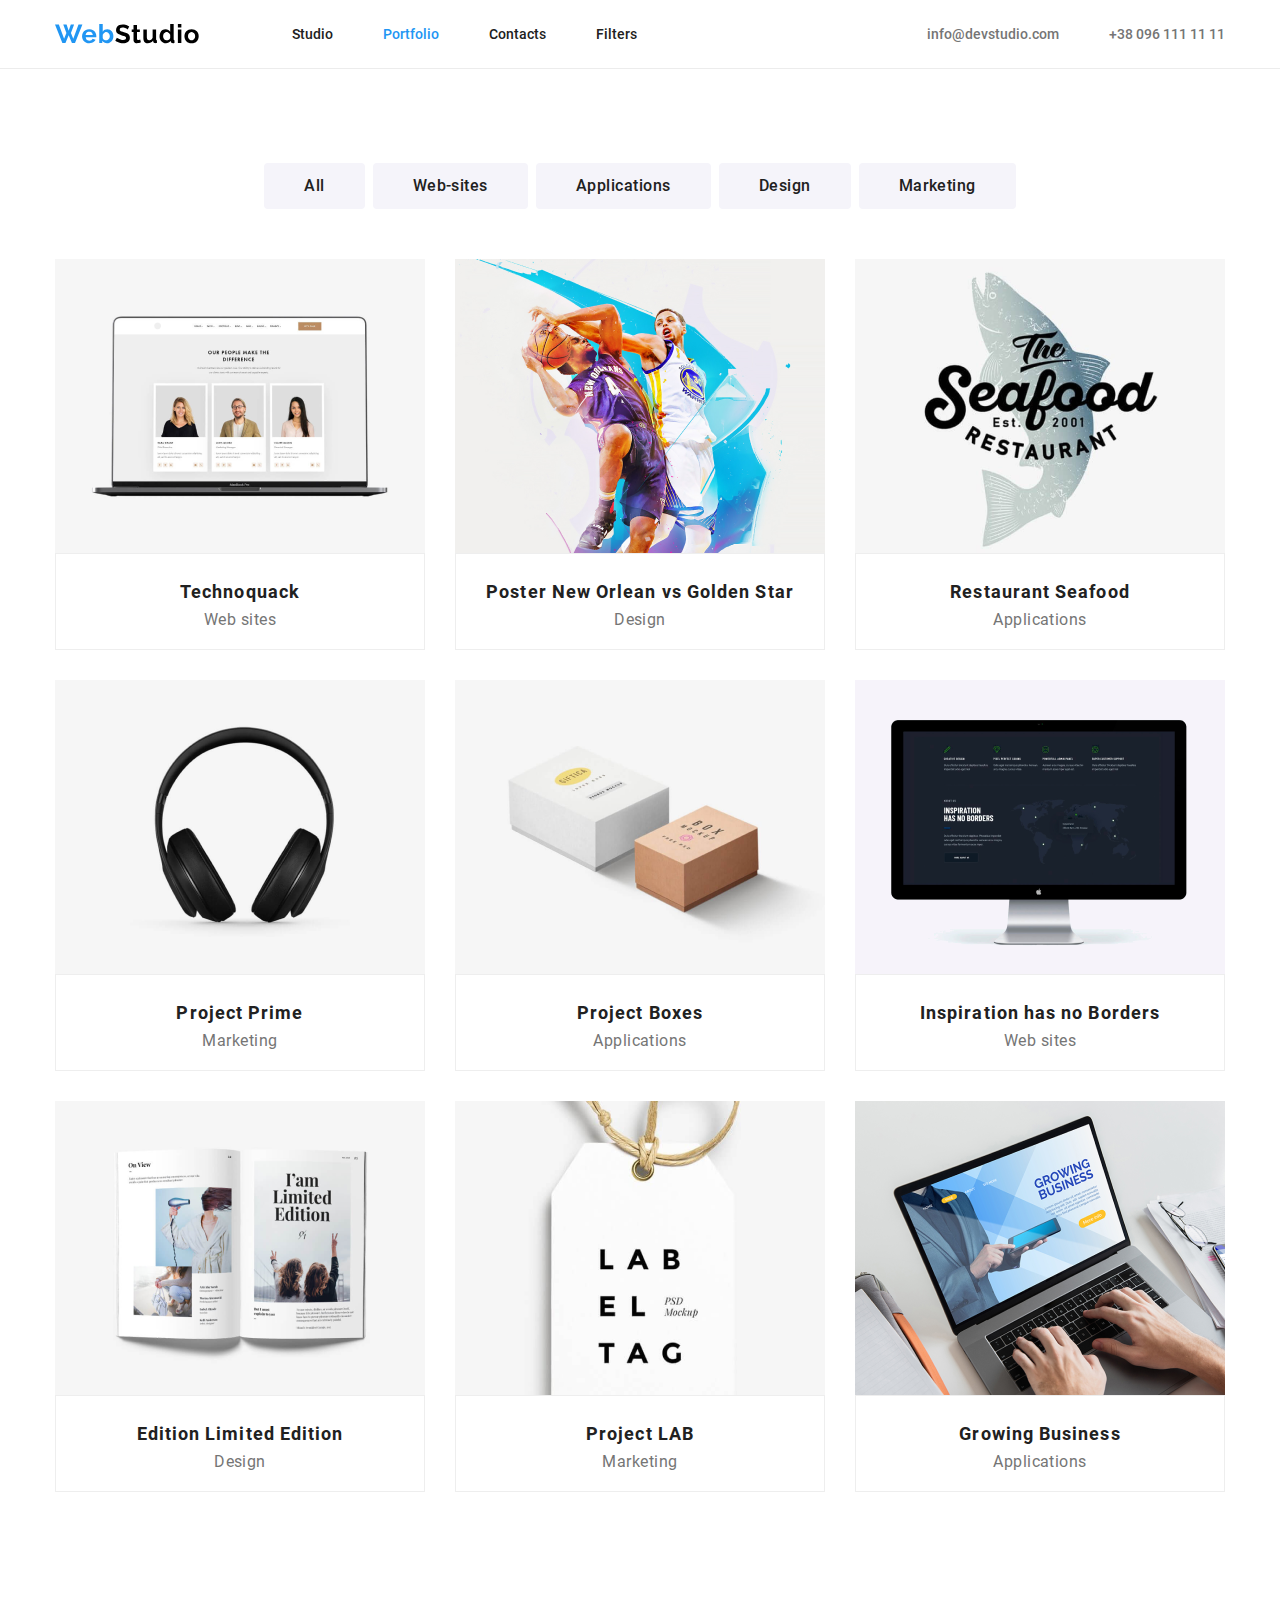
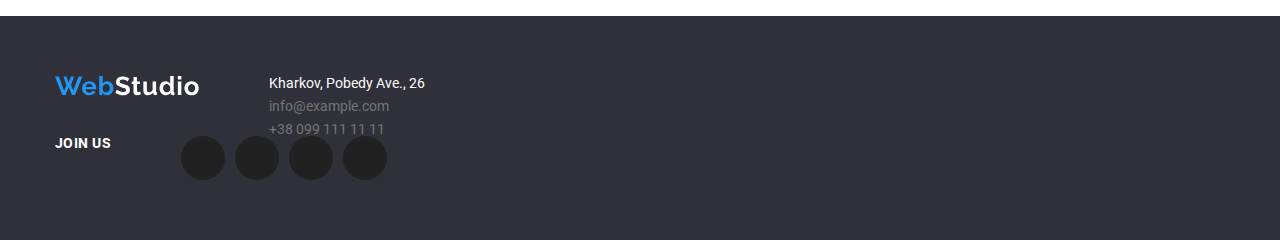
<file: portfolio.html>
<!DOCTYPE html>
<html lang="en">
  <head>
    <meta charset="UTF-8" />
    <link rel="stylesheet" href="css/styles.css" />
    <title>Portfolio</title>
  </head>

  <body>
    <header class="header">
      <div class="container header-container">
        <a class="header-logo" href="#">
          <img
            src="img/webstudio-dark.svg"
            alt="webstudio"
            width="144"
            height="20"
          />
        </a>
        <ul class="header-menu">
          <li class="header-menu-item">
            <a href="index.html">Studio</a>
          </li>
          <li class="header-menu-item">
            <a class="active" href="#">Portfolio</a>
          </li>
          <li class="header-menu-item">
            <a href="#footer">Contacts</a>
          </li>
          <li class="header-menu-item">
            <a href="#">Filters</a>
            <ul class="header-second-menu">
              <li class="second-menu">
                <a href="#">Web sites</a>
              </li>
              <li class="second-menu">
                <a href="#">Design</a>
              </li>
              <li class="second-menu">
                <a href="#">Applications</a>
              </li>
              <li class="second-menu">
                <a href="#">Marketing</a>
              </li>
              <li class="second-menu">
                <a href="#">More</a>
                <ul class="header-third-menu">
                  <li>
                    <a href="#">All</a>
                  </li>
                </ul>
              </li>
            </ul>
          </li>
        </ul>
        <ul class="header-menu-right">
          <li class="header-menu-right-item">
            <a href="mailto:info@devstudio.com">info@devstudio.com</a>
          </li>
          <li class="header-menu-right-item">
            <a href="tel:+380961111111">+38 096 111 11 11</a>
          </li>
        </ul>
      </div>
    </header>
    <main>
      <section class="pad">
        <div class="container card-link-space">
          <a class="card-link" href="#">All</a>
          <a class="card-link" href="#">Web-sites</a>
          <a class="card-link" href="#">Applications</a>
          <a class="card-link" href="#">Design</a>
          <a class="card-link" href="#">Marketing</a>
        </div>
      </section>
      <section class="all">
        <div class="container">
          <div class="all-cards">
            <div class="all-card">
              <div class="cartn">
                <img src="img/all-1.png" alt="image" width="370" height="294" />
                <div class="absolute">
                  The resource offers comprehensive offers with different levels
                  of functionality and services. All this will allow the visitor
                  to obtain useful information about the company or individual.
                </div>
              </div>
              <div class="what">
                <h3 class="what-about">Technoquack</h3>
                <p class="job">Web sites</p>
              </div>
            </div>
            <div class="all-card">
              <div class="cartn">
                <img src="img/all-2.png" alt="image" width="370" height="294" />
                <div class="absolute">
                  The resource offers comprehensive offers with different levels
                  of functionality and services. All this will allow the visitor
                  to obtain useful information about the company or individual.
                </div>
              </div>
              <div class="what">
                <h3 class="what-about">Poster New Orlean vs Golden Star</h3>
                <p class="job">Design</p>
              </div>
            </div>
            <div class="all-card">
              <div class="cartn">
                <img src="img/all-3.png" alt="image" width="370" height="294" />
                <div class="absolute">
                  The resource offers comprehensive offers with different levels
                  of functionality and services. All this will allow the visitor
                  to obtain useful information about the company or individual.
                </div>
              </div>
              <div class="what">
                <h3 class="what-about">Restaurant Seafood</h3>
                <p class="job">Applications</p>
              </div>
            </div>
            <div class="all-card">
              <div class="cartn">
                <img src="img/all-4.png" alt="image" width="370" height="294" />
                <div class="absolute">
                  The resource offers comprehensive offers with different levels
                  of functionality and services. All this will allow the visitor
                  to obtain useful information about the company or individual.
                </div>
              </div>
              <div class="what">
                <h3 class="what-about">Project Prime</h3>
                <p class="job">Marketing</p>
              </div>
            </div>
            <div class="all-card">
              <div class="cartn">
                <img src="img/all-5.png" alt="image" width="370" height="294" />
                <div class="absolute">
                  The resource offers comprehensive offers with different levels
                  of functionality and services. All this will allow the visitor
                  to obtain useful information about the company or individual.
                </div>
              </div>
              <div class="what">
                <h3 class="what-about">Project Boxes</h3>
                <p class="job">Applications</p>
              </div>
            </div>
            <div class="all-card">
              <div class="cartn">
                <img src="img/all-6.png" alt="image" width="370" height="294" />
                <div class="absolute">
                  The resource offers comprehensive offers with different levels
                  of functionality and services. All this will allow the visitor
                  to obtain useful information about the company or individual.
                </div>
              </div>
              <div class="what">
                <h3 class="what-about">Inspiration has no Borders</h3>
                <p class="job">Web sites</p>
              </div>
            </div>
            <div class="all-card">
              <div class="cartn">
                <img src="img/all-7.png" alt="image" width="370" height="294" />
                <div class="absolute">
                  The resource offers comprehensive offers with different levels
                  of functionality and services. All this will allow the visitor
                  to obtain useful information about the company or individual.
                </div>
              </div>
              <div class="what">
                <h3 class="what-about">Edition Limited Edition</h3>
                <p class="job">Design</p>
              </div>
            </div>
            <div class="all-card">
              <div class="cartn">
                <img src="img/all-8.png" alt="image" width="370" height="294" />
                <div class="absolute">
                  The resource offers comprehensive offers with different levels
                  of functionality and services. All this will allow the visitor
                  to obtain useful information about the company or individual.
                </div>
              </div>
              <div class="what">
                <h3 class="what-about">Project LAB</h3>
                <p class="job">Marketing</p>
              </div>
            </div>
            <div class="all-card">
              <div class="cartn">
                <img src="img/all-9.png" alt="image" width="370" height="294" />
                <div class="absolute">
                  The resource offers comprehensive offers with different levels
                  of functionality and services. All this will allow the visitor
                  to obtain useful information about the company or individual.
                </div>
              </div>
              <div class="what">
                <h3 class="what-about">Growing Business</h3>
                <p class="job">Applications</p>
              </div>
            </div>
          </div>
        </div>
      </section>
    </main>
    <footer class="footer" id="footer">
      <div class="container">
        <a class="footer-logo" href="#">
          <img
            src="img/webstudio-white.svg"
            alt="webstudio"
            width="144"
            height="20"
          />
        </a>
        <nav class="footer-menu">
          <p class="footer-menu-desc">Kharkov, Pobedy Ave., 26</p>
          <a class="footer-menu-item" href="mailto:info@example.com"
            >info@example.com</a
          >
          <a class="footer-menu-item" href="tel:+380991111111"
            >+38 099 111 11 11</a
          >
        </nav>
      </div>
      <div class="container"> 
        <h3 class="join">Join us</h3>
        <ul class="join-cards">
        <li>
          <a href="#">
          <svg> 
            <use href="#insta2"></use> 
          </svg>
          </a>
        </li>
        <li>
          <a href="#">
            <svg> 
            <use href="#twitter2"></use> 
            </svg>
          </a>
          </li>
          <li>
          <a href="#">
            <svg> 
            <use href="#facebook2"></use> 
            </svg>
          </a>
          </li>
          <li>
          <a href="#">
            <svg> 
            <use href="#linkedin2"></use> 
            </svg>
          </a>
          </li>
        </ul>
      </div>
    </footer>
  </body>
</html>
</file>
<file: css/styles.css>
@import url('reset.css');

@font-face {
	font-family: 'Roboto';
	src: url('../fonts/Roboto-Regular.woff2') format('woff2'),
		url('../fonts/Roboto-Regular.woff') format('woff');
	font-weight: 400;
	font-style: normal;
	font-display: swap;
}

@font-face {
	font-family: 'Roboto';
	src: url('../fonts/Roboto-Medium.woff2') format('woff2'),
		url('../fonts/Roboto-Medium.woff') format('woff');
	font-weight: 500;
	font-style: normal;
	font-display: swap;
}

@font-face {
	font-family: 'Roboto';
	src: url('../fonts/Roboto-Bold.woff2') format('woff2'),
		url('../fonts/Roboto-Bold.woff') format('woff');
	font-weight: 700;
	font-style: normal;
	font-display: swap;
}

@font-face {
	font-family: 'Roboto';
	src: url('../fonts/Roboto-Black.woff2') format('woff2'),
		url('../fonts/Roboto-Black.woff') format('woff');
	font-weight: 900;
	font-style: normal;
	font-display: swap;
}

body {
	font-family: "Roboto";
	color: #212121;
	font-weight: 400;
	font-size: 14px;
}

.container {
	max-width: 1200px;
	padding: 0 15px;
	margin: 0 auto;
}

/* HEADER */
.header {
	padding: 24px 0;
	font-weight: 500;
	border-bottom: 1px solid #ECECEC;
}
.header-container {
	display: flex;
	align-items: center;
	justify-content: space-between;
}

.header-logo {
	margin-right: 93px;
}

.header-menu {
	display: flex;
	gap: 50px;
}

.header-menu-item, .second-menu {
	position: relative;
}

.header-menu-item a {
	color: inherit;
	text-decoration: none;
}

.header-menu-item a.active {
	color: #2196F3;
}

.header-menu-item:hover .header-second-menu {
	display: block;
}
.second-menu {
	padding: 5px;
}
.second-menu:hover .header-third-menu {
	display: block;
}
.header-second-menu {
	position: absolute;
	left: 0;
	top: 100%;
	padding-top: 10px;
	display: none;
	background: #2196F3;
	color: #212121;
	border-radius: 6px;
}

.header-second-menu a {
	background: #8c9499;
	border-radius: 6px;
}
.header-third-menu {
	right: 100%;
	top: 0;
	padding: 5px 10px;
	display: none;
	background: #2196F3;
	border-radius: 6px;
	position: absolute;
	width: 50%;
}
.header-menu-right {
	display: flex;
	gap: 50px;
	margin-left: auto;
}

.header-menu-right-item {}

.header-menu-right-item a {
	color: #757575;
	text-decoration: none;
}

.header-menu-right-item:hover a {
	color: #2196F3;
}

/* HERO */

.hero {
	height: 600px;
	background-image: url("../img/big.jpg");
	display: flex;
	align-items: center;
	text-align: center;
}

.hero-title {
	font-size: 44px;
	text-transform: uppercase;
	font-weight: 900;
	max-width: 700px;
	margin: 0 auto;
	color: #fff;
	margin-bottom: 30px;
	letter-spacing: 5px;
}

.hero-butoon {
	background: #2196F3;
	color: #fff;
	text-decoration: none;
	cursor: pointer;
	font-weight: 700;
	font-size: 16px;
	padding: 16px 46px 15px;
	border-radius: 4px;
	letter-spacing: 0.96px;
	display: inline-block;
}

.hero-butoon:hover {
	background: #1385e2;
}

/* ABOUT */
.about {
	padding: 94px 0 0;
}

.about-cards {
	display: flex;
	gap: 30px;
}
.new {
	display: flex;
	gap: 30px;
	margin-bottom: 30px;
}
.new>div {
	width: 270px;
	height: 120px;
	flex: 1 1 25%;
	border-radius: 4px;
}
.new-cards {
	background: #F5F4FA url("../img/antenna\ 1.svg") no-repeat 100px 25px;
}
.new-cards-2 {
	background: #F5F4FA url("../img/clock\ 1.svg") no-repeat 100px 25px;
}
.new-cards-3 {
    background: #F5F4FA url("../img/diagram\ 1.svg") no-repeat 100px 25px;
}
.new-cards-4 {
	background: #F5F4FA url("../img/astronaut\ 1.svg") no-repeat 100px 25px;
}
.about-card {
	flex: 1 1 25%;
}

.about-title {
	margin: 0 0 10px;
	text-transform: uppercase;
	font-weight: 700;
}

.about-desc {
	color: #757575;
	text-align: justify;
}

/* DO */

.do {
	padding: 94px 0;
}

.do-title {
	font-weight: 700;
	font-size: 36px;
	margin: 0 0 50px;
	text-align: center;
	letter-spacing: 1.08px;
}

.do-cards {
	display: flex;
	gap: 30px;
}

.do-card {
	flex: 1 1 28%;
	/* width: 33.3333%*/
	/* flex-grow: 1; */
	/* flex-shrink: 1; */
	/* flex-basis: 300px; */
	height: 294px;
	position: relative;
}

.do-card img {
	width: 100%;
	height: 100%;
	object-fit: cover;
}
.do-card-title {
	font-weight: 700;
	color: #fff;
	text-transform: uppercase;
	height: 70px;
	overflow: hidden;
	padding: 10px;
	display: flex;
	align-items: center;
	justify-content: center;
	position: absolute;
	bottom: 0;
	left: 0;
	right: 0;
	background: rgba(47, 48, 58, .8);
}
.team {
	padding: 94px 0;
	background: #F5F4FA;
	height: 648px;
}
.team-cards {
	display: flex;
	gap: 30px;
}
.team-card {
	flex: 1 1 28%;
	box-shadow: 0 0 2px 0 #2F303A;
}
.team-card img {
	width: 100%;
	height: 260px;
	object-fit: cover;
}
.name {
	text-transform: uppercase;
	font-weight: 500;
	font-size: 16px;
	letter-spacing: 0.48px;
	text-align: center;
	line-height: normal;
	margin-bottom: 10px;
	/*padding: 30px 0 10px 0; */

}
.portfol {
	border: 1px solid #FFF;
    background: #FFF;
	border-radius: 2px;
	padding: 30px;
}
.job {
	color: #757575;
    text-align: center;
    font-size: 16px;
    font-style: normal;
    font-weight: 400;
    line-height: normal;
    letter-spacing: 0.48px;
	/*padding: 0 0 30px 0; */
}

/* FOOTER */

.footer {
	padding: 60px 0;
	background: #2F303A;
	color: #fff;
}
.footer .container {
	display: flex;
	gap: 70px;
}
.footer-logo {
	display: inline-block;
	margin-bottom: 20px;
}

.footer-menu {
	display: flex;
	flex-flow: column;
	gap: 9px;
}

.footer-menu-desc {
	color: #fff;
}

.footer-menu-item {
	color: #757575;
	text-decoration: none;
	align-self: flex-start;
}
.footer-menu-item:hover {
	color: #1385e2;
}
.foot-right {
	
}
.join {
	font-weight: 700;
	font-size: 14px;
	margin-bottom: 30px;
	text-align: left;
	letter-spacing: 0.42px;
	text-transform: uppercase;
}
.join-cards {
	display: flex;
	gap: 10px;
}
.join-cards a {
	line-height: 10px;
	width: 44px;
	height: 44px;
	justify-content: center;
	align-items: center;
	display: flex;
	border-radius: 50%;
	background:#212121;
	transition: all .5s linear;
}
.join-cards svg {
	width: 20px;
	height: 20px;
	fill: #FFF;
	transition: fill .5s linear;
}
.join-cards a:hover {
	background: #2196F3;
}
.pad {
	padding: 94px 0 50px 0;
}
.card-link {
	font-weight: 500;
	font-size: 16px;
	color: #212121;
	background: #F5F4FA;
	border-radius: 4px;
	padding: 10px 40px;
	text-decoration: none;
	line-height: 26px;
    letter-spacing: 0.48px;
	/*margin: 0 auto;
	margin-right: 8px; */
}
.card-link:hover {
    background: #2196F3;
	color: #FFF;
}
.card-link-space {
	display: flex;
	gap: 8px;
	justify-content: center;
}
.all {
	padding-bottom: 94px;
	background: #FFF;
	/*height: auto; */
}
.all-cards {
    display: flex;
	flex-wrap: wrap;
	gap: 30px;
	/*height: 404px; */
	margin-bottom: 30px;
}
.all-card {
	flex: 1 1 28%;
}
/*.cartn all-card img {
	width: 100%;
	height: 100%;
	object-fit: cover;
} */
.what {
    border: 1px solid #EEE;
    background: #FFF;
	padding: 20px;
}
.what-about {
	font-weight: 700;
	font-size: 18px;
	letter-spacing: 1.08px;
	text-align: center;
	line-height: 36px; 
	color: #212121;
}
.absolute {
	position: absolute;
	top: 258px;
	/*width: 370px;
	height: 294px; */
	top: 0;
	bottom: 0;
	left: 0;
	right: 0;
	background: rgba(33, 150, 243, 0.90);
	color: #FFF;
	z-index: 10;
	padding: 63px 24px;
	display: flex;
	justify-content: center;
	align-items: center;
	font-size: 18px;
	font-weight: 400px;
	line-height: 28px;
	letter-spacing: 0.54px;
	display: none;
}
.cartn {
	position: relative;
}
.all-card:hover .absolute {
	display: block;
}
.list {
	display: flex;
	gap: 10px;
	margin-top: 16px;
}

.list a {
	line-height: 10px;
	width: 44px;
	height: 44px;
	display: flex;
	justify-content: center;
	align-items: center;
	border-radius: 50%;
	transition: all .5s linear;
}
.list li {}

.list svg {
	width: 20px;
	height: 20px;
	fill: #AFB1B8;
	transition: fill .5s linear;
}

.list a:hover {
	background: #2196F3;
}

.list a:hover svg {
	fill: #fff;
}
.bord {
	display: flex;
	gap: 30px;
}
.bord li {
	height: 92px;
	border-radius: 4px;
	border: 1px solid #AFB1B8;
	display: flex;
	justify-content: center;
	align-items: center;
	flex: 1;
	/*padding: 16px 32px;
	width: 170; */
}
.bord svg {
	width: 106px;
	height: 60px;
	fill: #ccc;
	line-height: 10px;
	transition: all .5s linear;
}
.bord a:hover svg {
	fill: #2196F3;
	display: block;
}
.hidden {
	position: absolute;
	z-index: -1;
	width: 0;
	height: 0;
}
</file>
